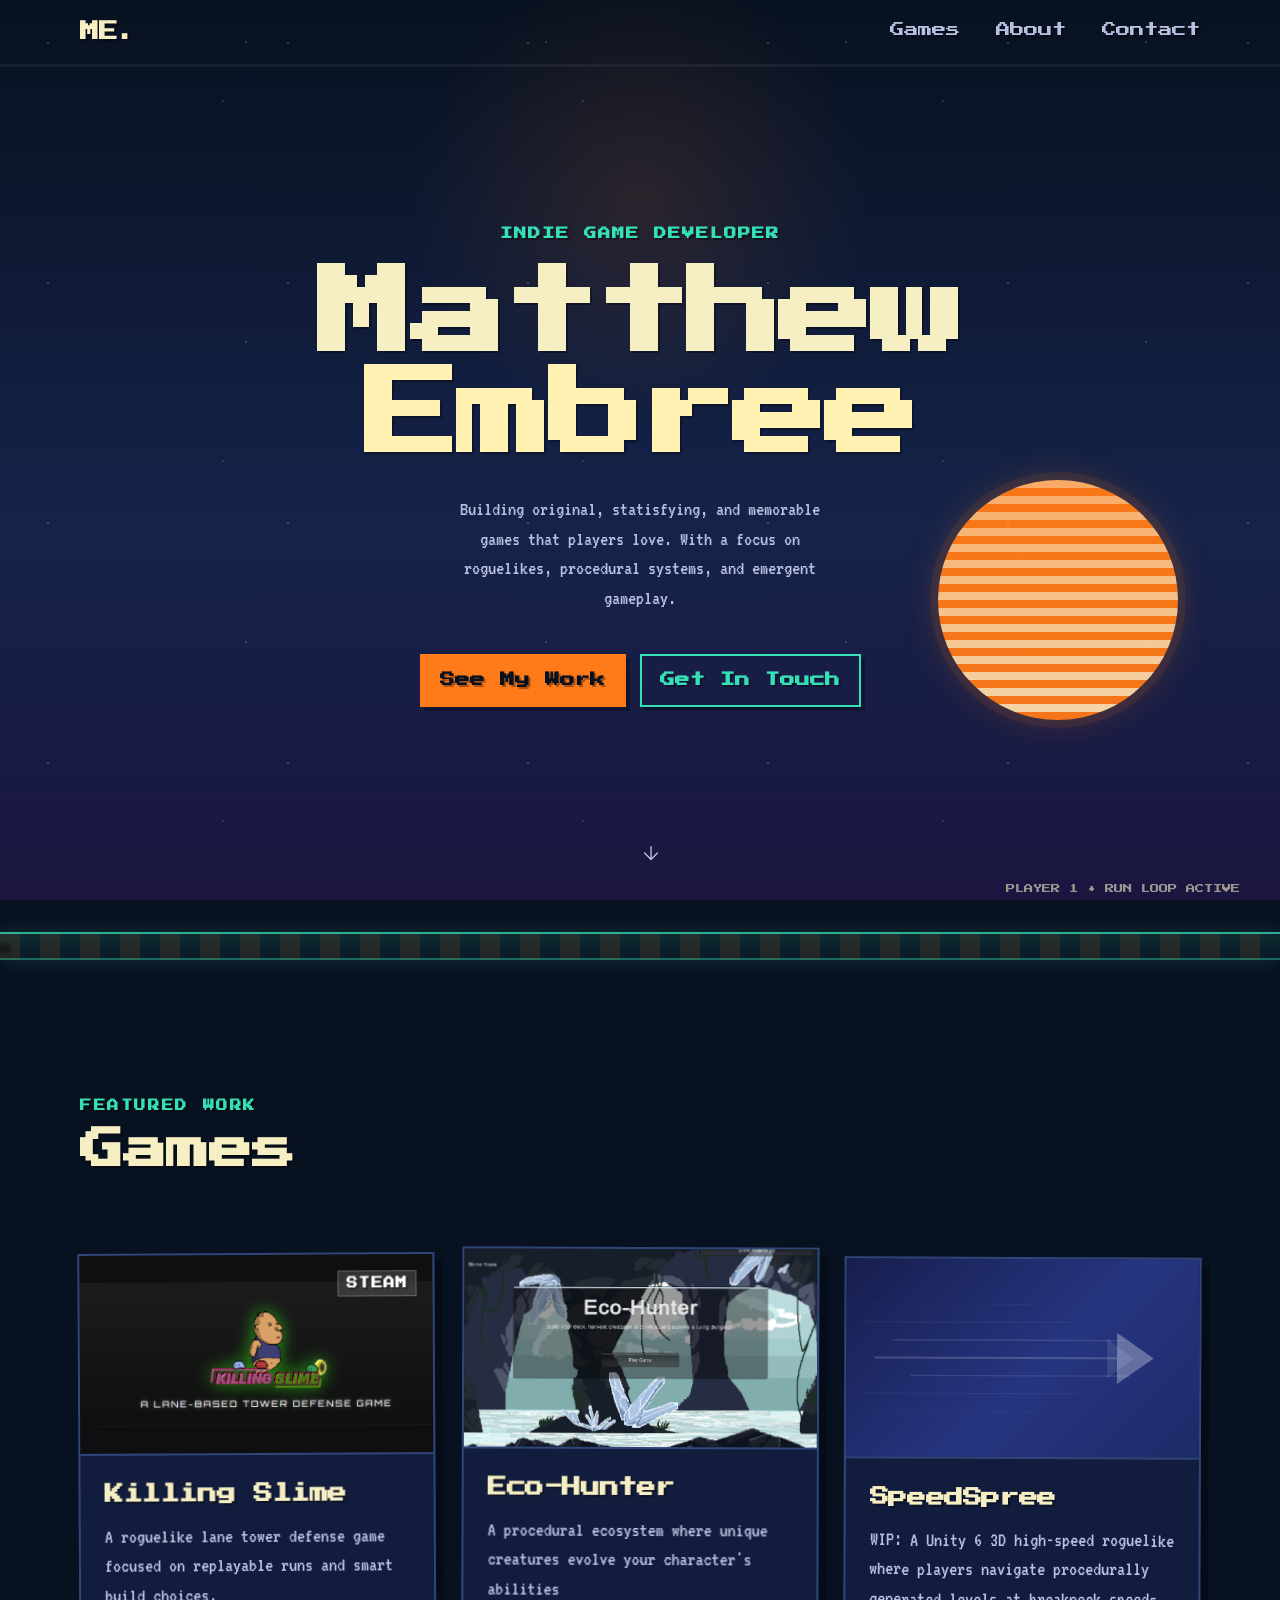
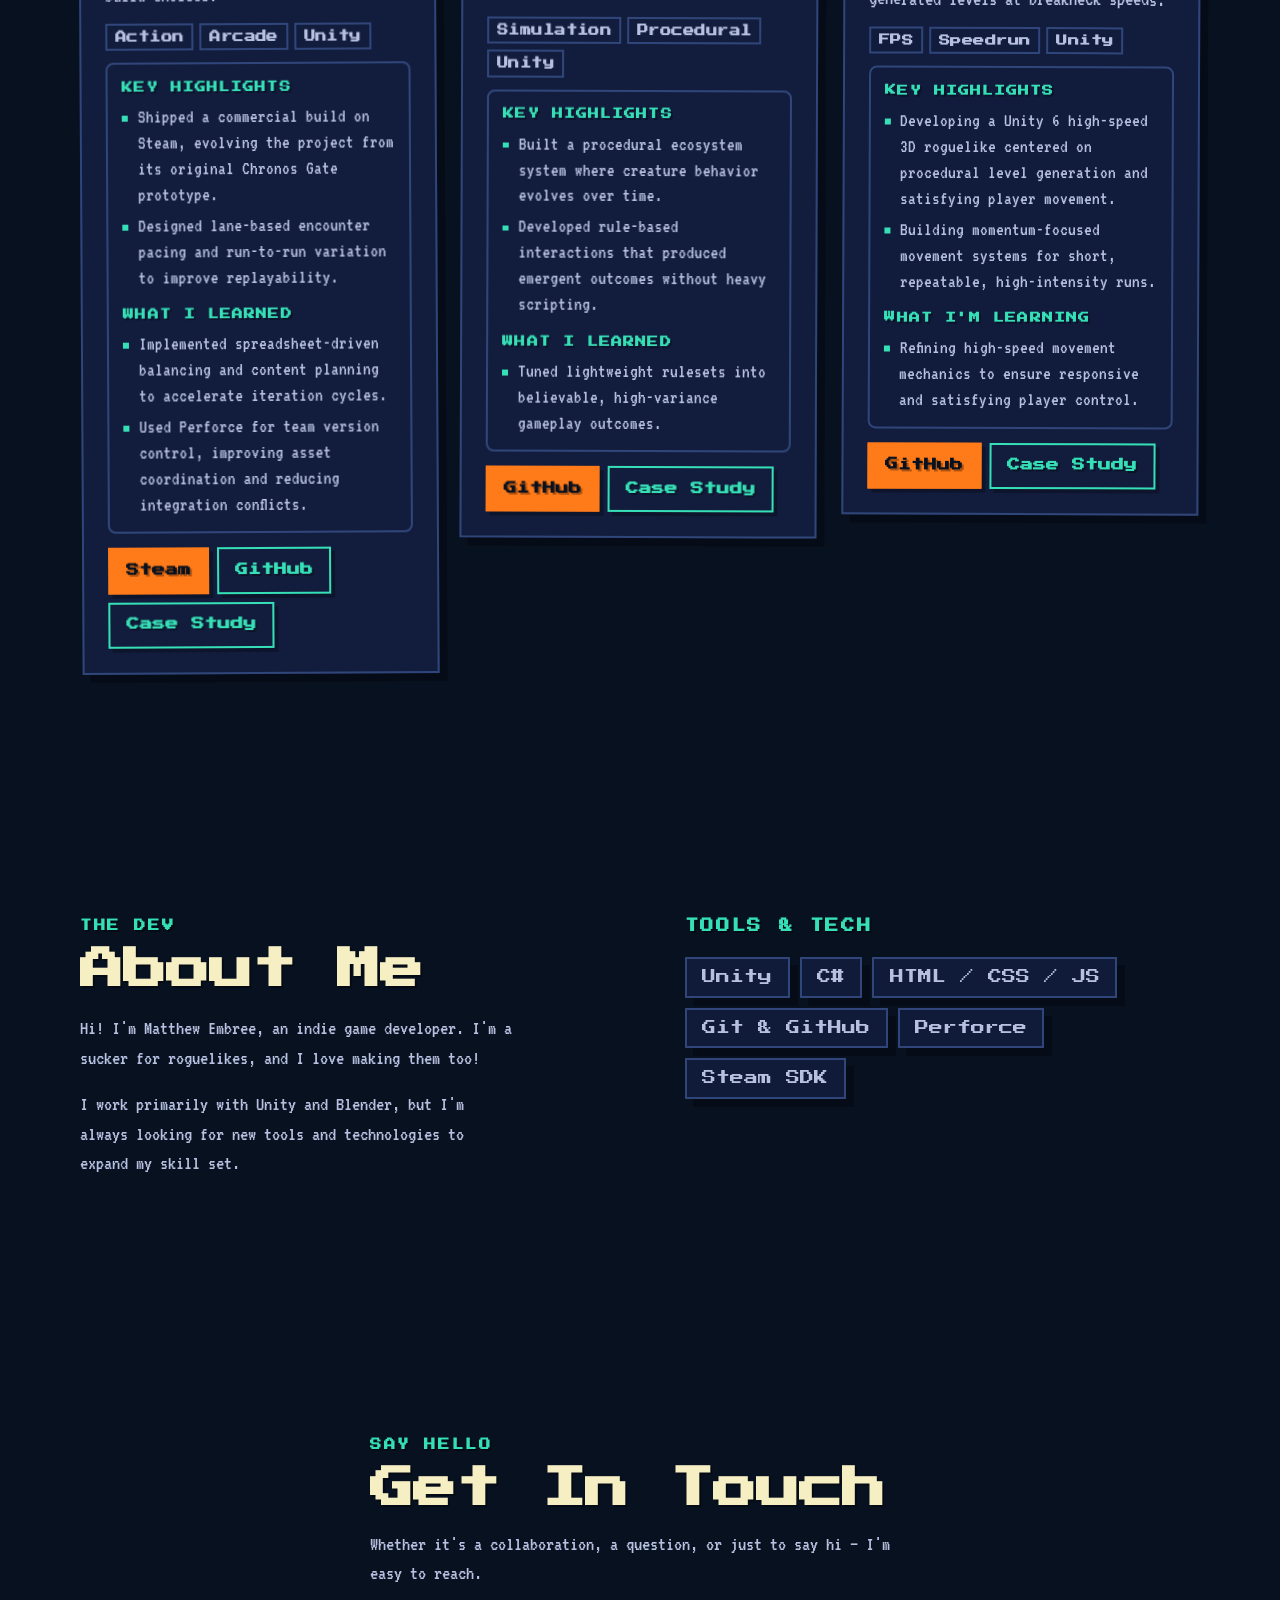
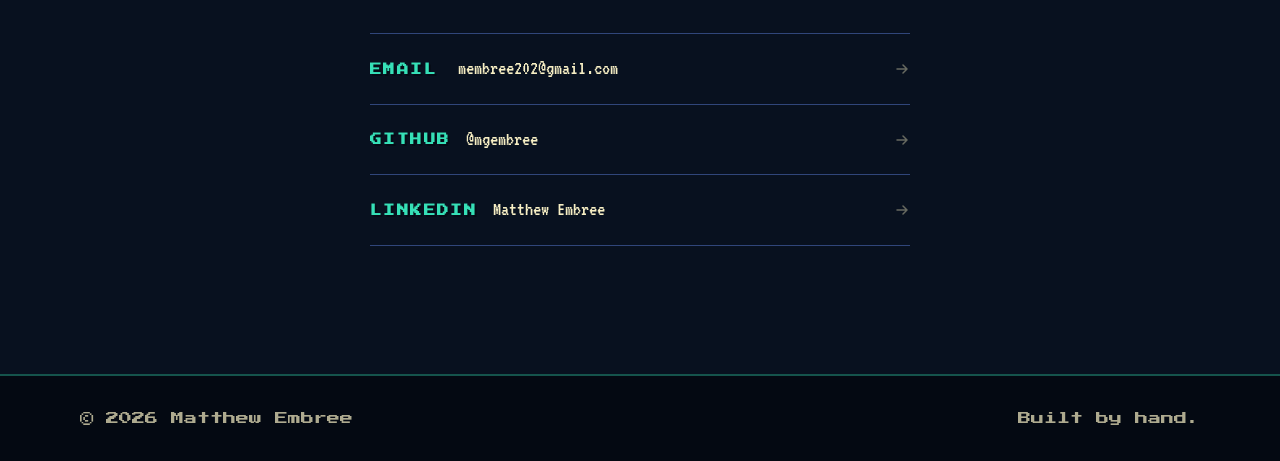
<file: index.html>
<!DOCTYPE html>
<html lang="en">
<head>
  <meta charset="UTF-8">
  <meta name="viewport" content="width=device-width, initial-scale=1.0">
  <meta name="description" content="Matthew Embree — ">
  <meta property="og:title" content="Matthew Embree — Game Developer">
  <meta property="og:description" content="Indie game developer building original, satisfying game experiences.">
  <meta property="og:type" content="website">
  <title>Matthew Embree — Game Developer</title>

  <link rel="preconnect" href="https://fonts.googleapis.com">
  <link rel="preconnect" href="https://fonts.gstatic.com" crossorigin>
  <link href="https://fonts.googleapis.com/css2?family=Press+Start+2P&family=Space+Grotesk:wght@400;500;600;700&family=VT323&family=Inter:ital,wght@0,400;0,500;1,400&display=swap" rel="stylesheet">
  <link rel="stylesheet" href="css/style.css">
</head>
<body class="retro-site">

  <!-- ===== NAVIGATION ===== -->
  <header class="site-header" id="site-header">
    <nav class="nav container">
      <a href="#hero" class="nav__logo" aria-label="Home">ME.</a>
      <ul class="nav__links" id="nav-links" role="list">
        <li><a href="#games" class="nav__link">Games</a></li>
        <li><a href="#about" class="nav__link">About</a></li>
        <li><a href="#contact" class="nav__link">Contact</a></li>
      </ul>
      <button class="nav__toggle" id="nav-toggle" aria-label="Toggle navigation" aria-expanded="false" aria-controls="nav-links">
        <span></span><span></span><span></span>
      </button>
    </nav>
    <div class="scroll-progress" aria-hidden="true"><span></span></div>
  </header>

  <main>

    <!-- ===== HERO ===== -->
    <section id="hero" class="hero">
      <div class="hero__grid" aria-hidden="true"></div>
      <div class="hero__motion" aria-hidden="true">
        <span class="hero__orb hero__orb--one"></span>
        <span class="hero__orb hero__orb--two"></span>
        <span class="hero__orb hero__orb--three"></span>
        <span class="hero__ring"></span>
      </div>
      <div class="container hero__inner">
        <span class="hero__eyebrow">Indie Game Developer</span>
        <h1 class="hero__title">
          <span class="hero__title-line" style="--delay: 0.1s">Matthew</span>
          <span class="hero__title-line hero__title-line--accent" style="--delay: 0.25s">Embree</span>
        </h1>
        <p class="hero__sub" style="--delay: 0.4s">
          Building original, statisfying, and memorable games that players love. With a focus on roguelikes, procedural systems, and emergent gameplay.
        </p>
        <div class="hero__actions" style="--delay: 0.55s">
          <a href="#games" class="btn btn--primary">See My Work</a>
          <a href="#contact" class="btn btn--outline-dark">Get In Touch</a>
        </div>
      </div>
      <a href="#games" class="hero__scroll" aria-label="Scroll to games">
        <svg width="22" height="22" viewBox="0 0 24 24" fill="none" xmlns="http://www.w3.org/2000/svg" aria-hidden="true">
          <path d="M12 5v14M5 12l7 7 7-7" stroke="currentColor" stroke-width="1.5" stroke-linecap="round" stroke-linejoin="round"/>
        </svg>
      </a>
    </section>

    <div class="retro-runner retro-runner--divider" aria-hidden="true">
      <div class="retro-runner__hud">PLAYER 1 • RUN LOOP ACTIVE</div>
      <div class="retro-runner__lane"></div>
      <div class="retro-runner__sprite"></div>
      <div class="retro-runner__sprite retro-runner__sprite--follower retro-runner__sprite--follower-one"></div>
      <div class="retro-runner__sprite retro-runner__sprite--follower retro-runner__sprite--follower-two"></div>
    </div>

    <!-- ===== FEATURED GAMES ===== -->
    <section id="games" class="section games">
      <div class="container">
        <header class="section__header reveal">
          <span class="section__label">Featured Work</span>
          <h2 class="section__title">Games</h2>
        </header>

        <div class="games__grid">

          <!-- Killing Slime -->
          <article class="game-card game-card--link reveal" data-index="0" data-case-study="projects/killing-slime.html" tabindex="0" role="link" aria-label="Open Killing Slime case study">
            <div class="game-card__art game-card__art--slime">
              <img src="ks.png" alt="Killing Slime gameplay screenshot" class="game-card__img game-card__img--fit" loading="lazy" decoding="async">
              <div class="game-card__badge">Steam</div>
            </div>
            <div class="game-card__body">
              <h3 class="game-card__title">Killing Slime</h3>
              <p class="game-card__desc">A roguelike lane tower defense game focused on replayable runs and smart build choices.</p>
              <ul class="game-card__tags" aria-label="Tags">
                <li>Action</li>
                <li>Arcade</li>
                <li>Unity</li>
              </ul>
              <div class="game-card__notes" aria-label="Project notes">
                <h4 class="game-card__notes-title">Key Highlights</h4>
                <ul class="game-card__notes-list">
                  <li>Shipped a commercial build on Steam, evolving the project from its original Chronos Gate prototype.</li>
                  <li>Designed lane-based encounter pacing and run-to-run variation to improve replayability.</li>
                </ul>
                <h4 class="game-card__notes-title">What I Learned</h4>
                <ul class="game-card__notes-list">
                  <li>Implemented spreadsheet-driven balancing and content planning to accelerate iteration cycles.</li>
                  <li>Used Perforce for team version control, improving asset coordination and reducing integration conflicts.</li>
                </ul>
              </div>
              <div class="game-card__links">
                <a href="https://store.steampowered.com/app/4780540/Killing_Slime/" target="_blank" rel="noopener noreferrer" class="btn btn--sm btn--filled">Steam</a>
                <a href="https://github.com/mgembree/killing-slime" target="_blank" rel="noopener noreferrer" class="btn btn--sm btn--ghost-light">GitHub</a>
                <a href="projects/killing-slime.html" class="btn btn--sm btn--ghost-light">Case Study</a>
              </div>
            </div>
          </article>

          <!-- Eco-Hunter -->
          <article class="game-card game-card--link reveal" data-index="1" data-case-study="projects/eco-hunter.html" tabindex="0" role="link" aria-label="Open Eco-Hunter case study">
            <div class="game-card__art game-card__art--ecohunter">
              <img src="ecogen.png" alt="Eco-Hunter gameplay screenshot" class="game-card__img" loading="lazy" decoding="async">
            </div>
            <div class="game-card__body">
              <h3 class="game-card__title">Eco-Hunter</h3>
              <p class="game-card__desc"> A procedural ecosystem where unique creatures evolve your character's abilities </p>
              <ul class="game-card__tags" aria-label="Tags">
                <li>Simulation</li>
                <li>Procedural</li>
                <li>Unity</li>
              </ul>
              <div class="game-card__notes" aria-label="Project notes">
                <h4 class="game-card__notes-title">Key Highlights</h4>
                <ul class="game-card__notes-list">
                  <li>Built a procedural ecosystem system where creature behavior evolves over time.</li>
                  <li>Developed rule-based interactions that produced emergent outcomes without heavy scripting.</li>
                </ul>
                <h4 class="game-card__notes-title">What I Learned</h4>
                <ul class="game-card__notes-list">
                  <li>Tuned lightweight rulesets into believable, high-variance gameplay outcomes.</li>
                </ul>
              </div>
              <div class="game-card__links">
                <a href="https://github.com/mgembree/ecogen" target="_blank" rel="noopener noreferrer" class="btn btn--sm btn--filled">GitHub</a>
                <a href="projects/eco-hunter.html" class="btn btn--sm btn--ghost-light">Case Study</a>
              </div>
            </div>
          </article>

          <!-- SpeedSpree -->
          <article class="game-card game-card--link reveal" data-index="2" data-case-study="projects/speedspree.html" tabindex="0" role="link" aria-label="Open SpeedSpree case study">
            <div class="game-card__art game-card__art--speed">
              <svg class="game-card__svg" viewBox="0 0 320 200" xmlns="http://www.w3.org/2000/svg" aria-hidden="true">
                <!-- speed lines -->
                <line x1="10"  y1="100" x2="255" y2="100" stroke="rgba(255,255,255,0.18)" stroke-width="2"/>
                <line x1="28"  y1="82"  x2="262" y2="82"  stroke="rgba(255,255,255,0.11)" stroke-width="1.5"/>
                <line x1="46"  y1="118" x2="268" y2="118" stroke="rgba(255,255,255,0.11)" stroke-width="1.5"/>
                <line x1="0"   y1="64"  x2="210" y2="64"  stroke="rgba(255,255,255,0.06)" stroke-width="1"/>
                <line x1="0"   y1="136" x2="215" y2="136" stroke="rgba(255,255,255,0.06)" stroke-width="1"/>
                <line x1="0"   y1="46"  x2="170" y2="46"  stroke="rgba(255,255,255,0.04)" stroke-width="1"/>
                <line x1="0"   y1="154" x2="175" y2="154" stroke="rgba(255,255,255,0.04)" stroke-width="1"/>
                <!-- arrow / player -->
                <polygon points="292,100 255,74 255,126" fill="rgba(255,255,255,0.3)"/>
                <polygon points="272,100 245,80 245,120" fill="rgba(255,255,255,0.1)"/>
              </svg>
            </div>
            <div class="game-card__body">
              <h3 class="game-card__title">SpeedSpree</h3>
              <p class="game-card__desc">WIP: A Unity 6 3D high-speed roguelike where players navigate procedurally generated levels at breakneck speeds.</p>
              <ul class="game-card__tags" aria-label="Tags">
                <li>FPS</li>
                <li>Speedrun</li>
                <li>Unity</li>
              </ul>
              <div class="game-card__notes" aria-label="Project notes">
                <h4 class="game-card__notes-title">Key Highlights</h4>
                <ul class="game-card__notes-list">
                  <li>Developing a Unity 6 high-speed 3D roguelike centered on procedural level generation and satisfying player movement.</li>
                  <li>Building momentum-focused movement systems for short, repeatable, high-intensity runs.</li>
                </ul>
                <h4 class="game-card__notes-title">What I'm Learning</h4>
                <ul class="game-card__notes-list">
                  <li>Refining high-speed movement mechanics to ensure responsive and satisfying player control.</li>
                </ul>
              </div>
              <div class="game-card__links">
                <a href="https://github.com/mgembree/speedspree" target="_blank" rel="noopener noreferrer" class="btn btn--sm btn--filled">GitHub</a>
                <a href="projects/speedspree.html" class="btn btn--sm btn--ghost-light">Case Study</a>
              </div>
            </div>
          </article>

        </div>
      </div>
    </section>

    <!-- ===== ABOUT ===== -->
    <section id="about" class="section about">
      <div class="container about__inner">
        <div class="about__text reveal">
          <span class="section__label">The Dev</span>
          <h2 class="section__title">About Me</h2>
          <p>Hi! I'm Matthew Embree, an indie game developer. I'm a sucker for roguelikes, and I love making them too!</p>
          <p>I work primarily with Unity and Blender, but I'm always looking for new tools and technologies to expand my skill set.</p>
        </div>
        <div class="about__skills reveal">
          <h3>Tools &amp; Tech</h3>
          <ul class="skills-grid" role="list">
            <li>Unity</li>
            <li>C#</li>
            <li>HTML / CSS / JS</li>
            <li>Git &amp; GitHub</li>
            <li>Perforce</li>
            <li>Steam SDK</li>
          </ul>
        </div>
      </div>
    </section>

    <!-- ===== CONTACT ===== -->
    <section id="contact" class="section contact">
      <div class="container contact__inner reveal">
        <span class="section__label">Say Hello</span>
        <h2 class="section__title">Get In Touch</h2>
        <p class="contact__sub">Whether it's a collaboration, a question, or just to say hi — I'm easy to reach.</p>
        <ul class="contact__links" role="list">
          <li>
            <a href="mailto:membree202@gmail.com" class="contact__link">
              <span class="contact__link-label">Email</span>
              <span class="contact__link-value">membree202@gmail.com</span>
              <svg class="contact__arrow" viewBox="0 0 16 16" fill="none" xmlns="http://www.w3.org/2000/svg" aria-hidden="true">
                <path d="M3 8h10M9 4l4 4-4 4" stroke="currentColor" stroke-width="1.5" stroke-linecap="round" stroke-linejoin="round"/>
              </svg>
            </a>
          </li>
          <li>
            <a href="https://github.com/mgembree" target="_blank" rel="noopener noreferrer" class="contact__link">
              <span class="contact__link-label">GitHub</span>
              <span class="contact__link-value">@mgembree</span>
              <svg class="contact__arrow" viewBox="0 0 16 16" fill="none" xmlns="http://www.w3.org/2000/svg" aria-hidden="true">
                <path d="M3 8h10M9 4l4 4-4 4" stroke="currentColor" stroke-width="1.5" stroke-linecap="round" stroke-linejoin="round"/>
              </svg>
            </a>
          </li>
          <li>
            <a href="https://www.linkedin.com/in/matthew-embree-9b2338224/" target="_blank" rel="noopener noreferrer" class="contact__link">
              <span class="contact__link-label">LinkedIn</span>
              <span class="contact__link-value">Matthew Embree</span>
              <svg class="contact__arrow" viewBox="0 0 16 16" fill="none" xmlns="http://www.w3.org/2000/svg" aria-hidden="true">
                <path d="M3 8h10M9 4l4 4-4 4" stroke="currentColor" stroke-width="1.5" stroke-linecap="round" stroke-linejoin="round"/>
              </svg>
            </a>
          </li>
        </ul>
      </div>
    </section>

  </main>

  <footer class="site-footer">
    <div class="container footer__inner">
      <span>© 2026 Matthew Embree</span>
      <span>Built by hand.</span>
    </div>
  </footer>

  <script src="js/main.js"></script>
</body>
</html>
</file>
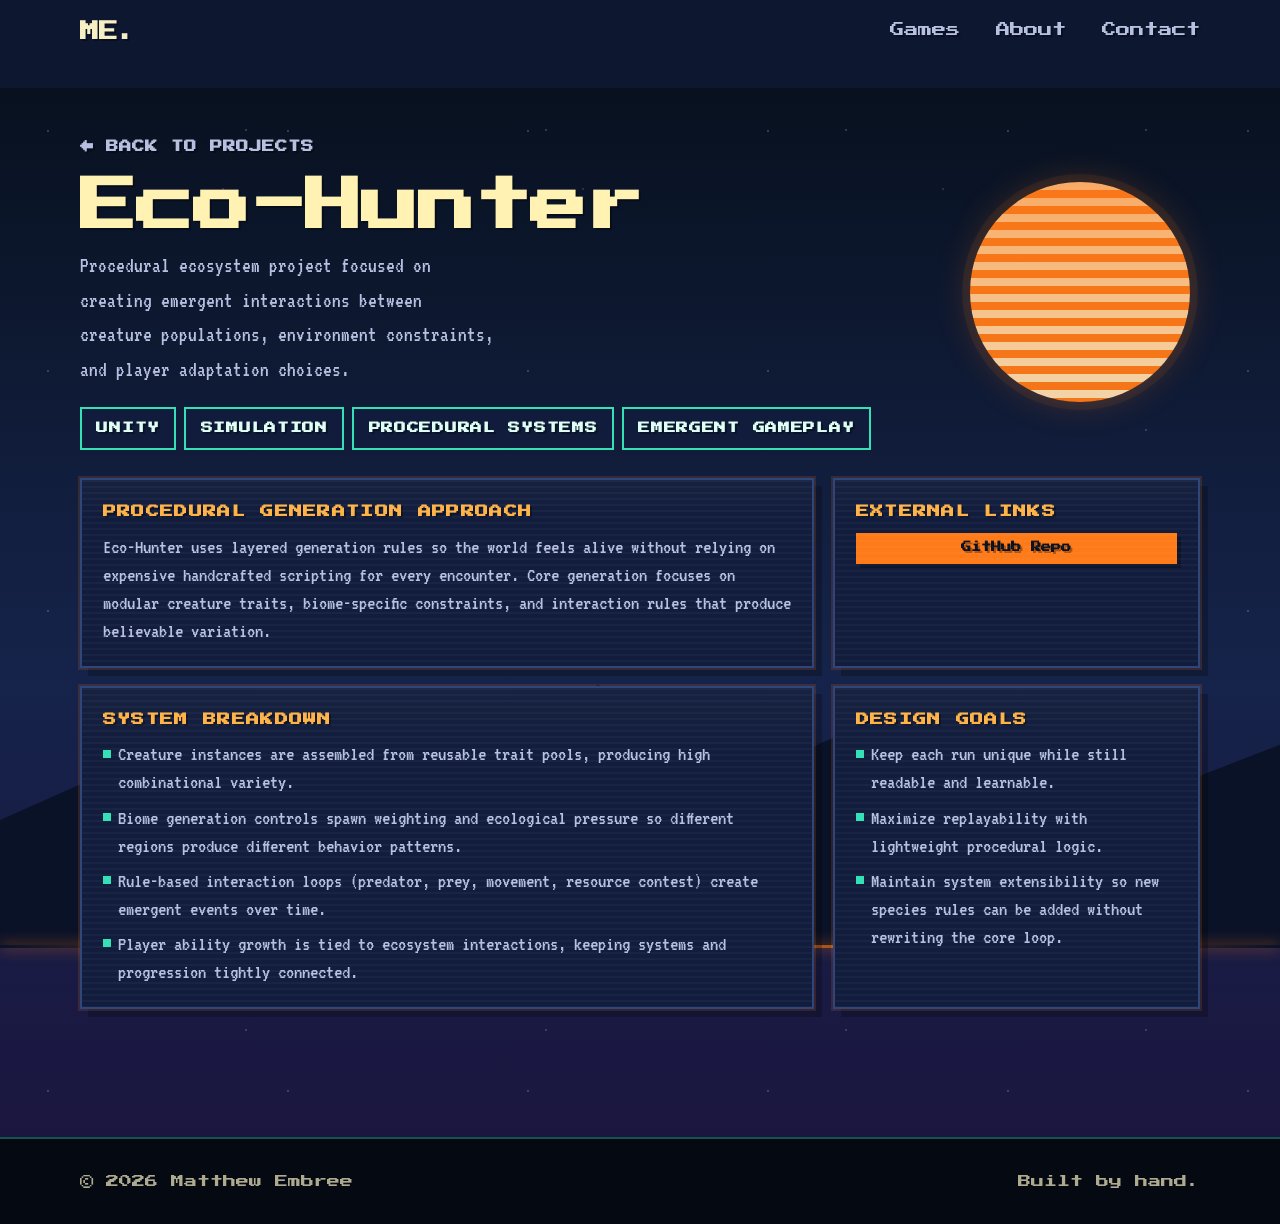
<file: projects/eco-hunter.html>
<!DOCTYPE html>
<html lang="en">
<head>
  <meta charset="UTF-8">
  <meta name="viewport" content="width=device-width, initial-scale=1.0">
  <meta name="description" content="Eco-Hunter case study by Matthew Embree.">
  <title>Eco-Hunter Case Study — Matthew Embree</title>

  <link rel="preconnect" href="https://fonts.googleapis.com">
  <link rel="preconnect" href="https://fonts.gstatic.com" crossorigin>
  <link href="https://fonts.googleapis.com/css2?family=Press+Start+2P&family=Space+Grotesk:wght@400;500;600;700&family=VT323&family=Inter:ital,wght@0,400;0,500;1,400&display=swap" rel="stylesheet">
  <link rel="stylesheet" href="../css/style.css">
</head>
<body class="project-page project-page--retro retro-site">
  <header class="site-header is-scrolled" id="site-header">
    <nav class="nav container">
      <a href="../index.html#hero" class="nav__logo" aria-label="Home">ME.</a>
      <ul class="nav__links" id="nav-links" role="list">
        <li><a href="../index.html#games" class="nav__link">Games</a></li>
        <li><a href="../index.html#about" class="nav__link">About</a></li>
        <li><a href="../index.html#contact" class="nav__link">Contact</a></li>
      </ul>
      <button class="nav__toggle" id="nav-toggle" aria-label="Toggle navigation" aria-expanded="false" aria-controls="nav-links">
        <span></span><span></span><span></span>
      </button>
    </nav>
  </header>

  <div class="retro-runner" aria-hidden="true">
    <div class="retro-runner__hud">PLAYER 1 • RUN LOOP ACTIVE</div>
    <div class="retro-runner__lane"></div>
    <div class="retro-runner__sprite"></div>
    <div class="retro-runner__sprite retro-runner__sprite--follower retro-runner__sprite--follower-one"></div>
    <div class="retro-runner__sprite retro-runner__sprite--follower retro-runner__sprite--follower-two"></div>
  </div>

  <main class="project-main">
    <section class="section project-hero">
      <div class="project-hero__backdrop" aria-hidden="true">
        <span class="project-hero__moon"></span>
        <span class="project-hero__mountains"></span>
        <span class="project-hero__sunline"></span>
        <span class="project-hero__gridplane"></span>
      </div>
      <div class="container">
        <a href="../index.html#games" class="project-back">&larr; Back To Projects</a>
        <h1 class="project-title">Eco-Hunter</h1>
        <p class="project-sub">Procedural ecosystem project focused on creating emergent interactions between creature populations, environment constraints, and player adaptation choices.</p>
        <ul class="project-meta" role="list">
          <li>Unity</li>
          <li>Simulation</li>
          <li>Procedural Systems</li>
          <li>Emergent Gameplay</li>
        </ul>

        <div class="project-grid">
          <article class="project-panel">
            <h3>Procedural Generation Approach</h3>
            <p>Eco-Hunter uses layered generation rules so the world feels alive without relying on expensive handcrafted scripting for every encounter. Core generation focuses on modular creature traits, biome-specific constraints, and interaction rules that produce believable variation.</p>
          </article>

          <aside class="project-panel">
            <h3>External Links</h3>
            <div class="project-links">
              <a href="https://github.com/mgembree/ecogen" target="_blank" rel="noopener noreferrer" class="btn btn--sm btn--filled">GitHub Repo</a>
            </div>
          </aside>

          <article class="project-panel">
            <h3>System Breakdown</h3>
            <ul class="project-list">
              <li>Creature instances are assembled from reusable trait pools, producing high combinational variety.</li>
              <li>Biome generation controls spawn weighting and ecological pressure so different regions produce different behavior patterns.</li>
              <li>Rule-based interaction loops (predator, prey, movement, resource contest) create emergent events over time.</li>
              <li>Player ability growth is tied to ecosystem interactions, keeping systems and progression tightly connected.</li>
            </ul>
          </article>

          <article class="project-panel">
            <h3>Design Goals</h3>
            <ul class="project-list">
              <li>Keep each run unique while still readable and learnable.</li>
              <li>Maximize replayability with lightweight procedural logic.</li>
              <li>Maintain system extensibility so new species rules can be added without rewriting the core loop.</li>
            </ul>
          </article>
        </div>
      </div>
    </section>
  </main>

  <footer class="site-footer">
    <div class="container footer__inner">
      <span>© 2026 Matthew Embree</span>
      <span>Built by hand.</span>
    </div>
  </footer>

  <script src="../js/main.js"></script>
</body>
</html>
</file>
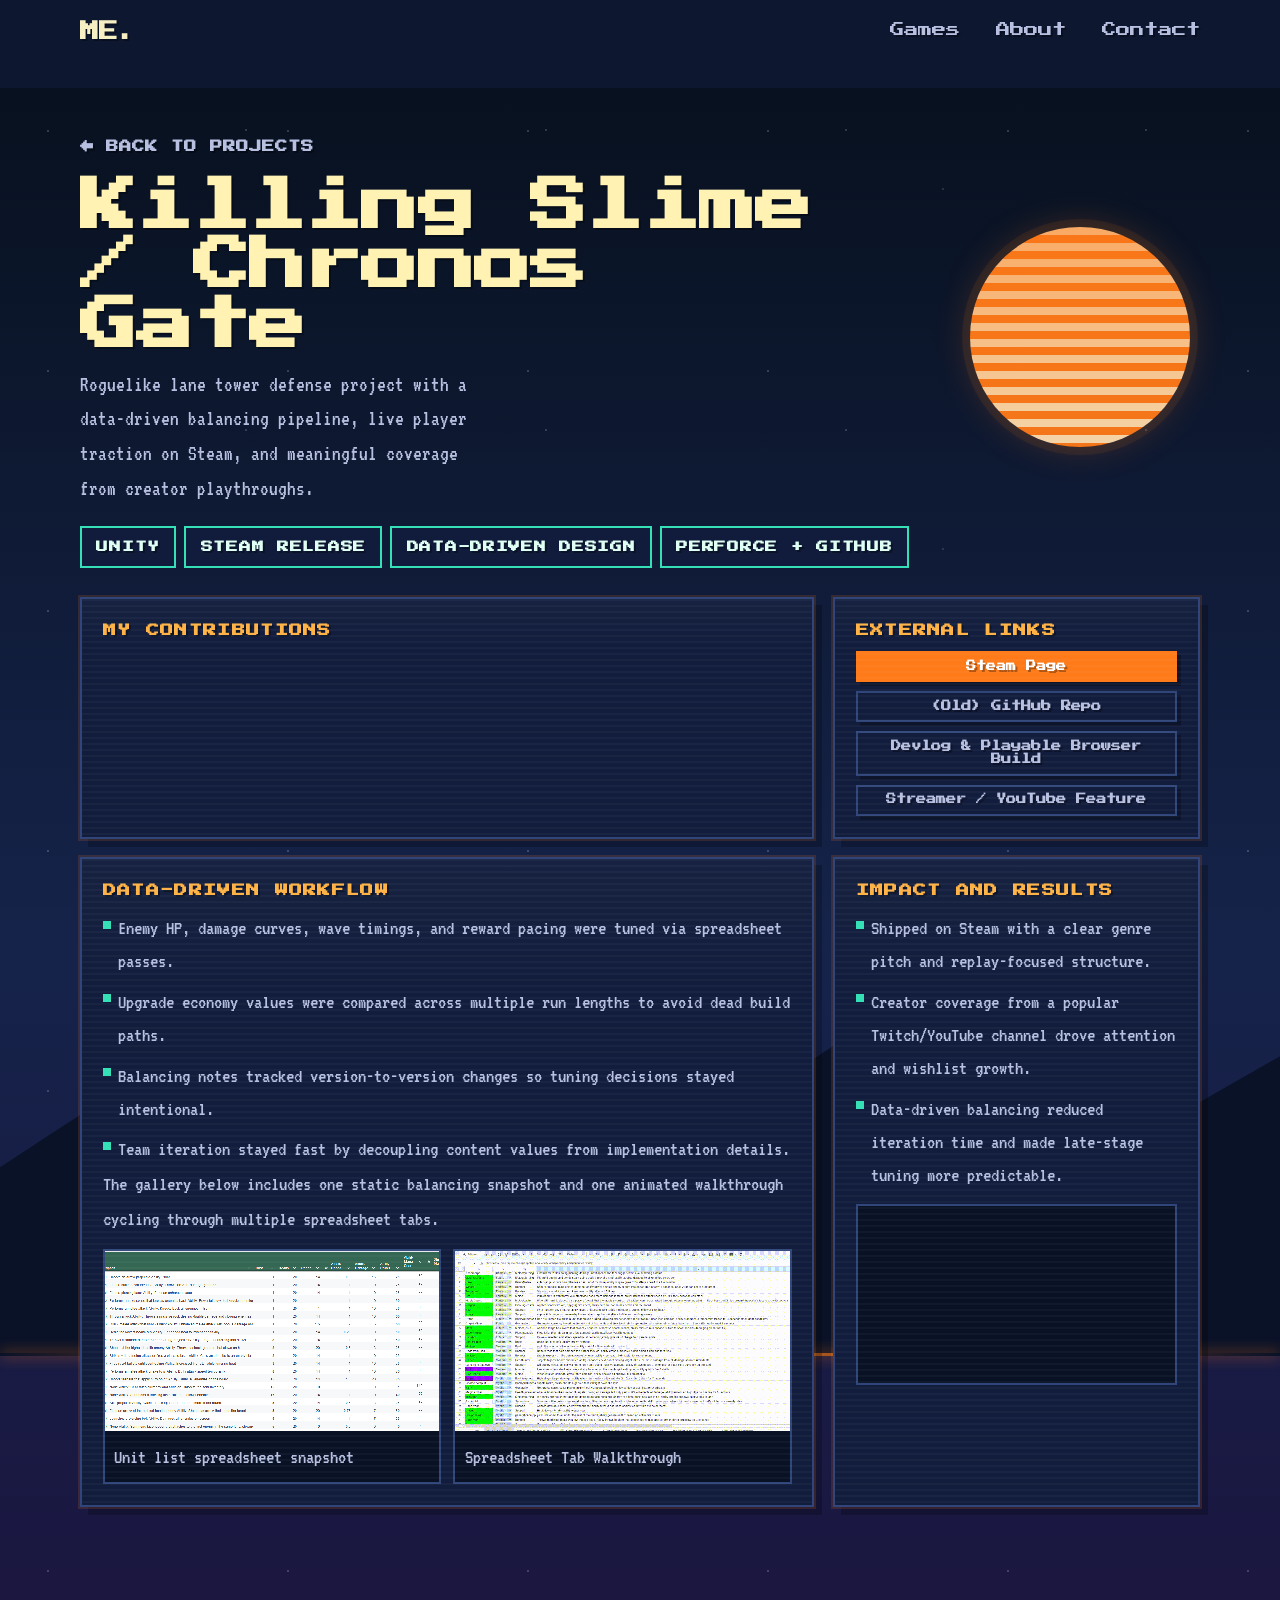
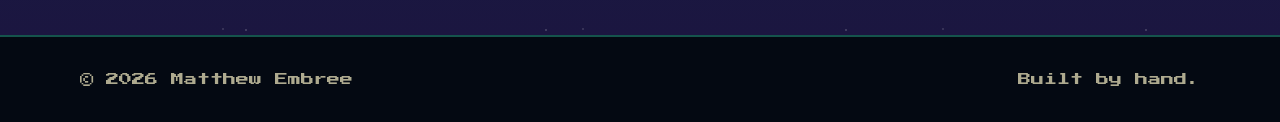
<file: projects/killing-slime.html>
<!DOCTYPE html>
<html lang="en">
<head>
  <meta charset="UTF-8">
  <meta name="viewport" content="width=device-width, initial-scale=1.0">
  <meta name="description" content="Killing Slime case study by Matthew Embree.">
  <title>Killing Slime Case Study — Matthew Embree</title>

  <link rel="preconnect" href="https://fonts.googleapis.com">
  <link rel="preconnect" href="https://fonts.gstatic.com" crossorigin>
  <link href="https://fonts.googleapis.com/css2?family=Press+Start+2P&family=Space+Grotesk:wght@400;500;600;700&family=VT323&family=Inter:ital,wght@0,400;0,500;1,400&display=swap" rel="stylesheet">
  <link rel="stylesheet" href="../css/style.css">
</head>
<body class="project-page project-page--retro">
  <header class="site-header is-scrolled" id="site-header">
    <nav class="nav container">
      <a href="../index.html#hero" class="nav__logo" aria-label="Home">ME.</a>
      <ul class="nav__links" id="nav-links" role="list">
        <li><a href="../index.html#games" class="nav__link">Games</a></li>
        <li><a href="../index.html#about" class="nav__link">About</a></li>
        <li><a href="../index.html#contact" class="nav__link">Contact</a></li>
      </ul>
      <button class="nav__toggle" id="nav-toggle" aria-label="Toggle navigation" aria-expanded="false" aria-controls="nav-links">
        <span></span><span></span><span></span>
      </button>
    </nav>
  </header>

  <div class="retro-runner" aria-hidden="true">
    <div class="retro-runner__hud">PLAYER 1 • RUN LOOP ACTIVE</div>
    <div class="retro-runner__lane"></div>
    <div class="retro-runner__sprite"></div>
    <div class="retro-runner__sprite retro-runner__sprite--follower retro-runner__sprite--follower-one"></div>
    <div class="retro-runner__sprite retro-runner__sprite--follower retro-runner__sprite--follower-two"></div>
  </div>

  <main class="project-main">
    <section class="section project-hero">
      <div class="project-hero__backdrop" aria-hidden="true">
        <span class="project-hero__moon"></span>
        <span class="project-hero__mountains"></span>
        <span class="project-hero__sunline"></span>
        <span class="project-hero__gridplane"></span>
      </div>
      <div class="container">
        <a href="../index.html#games" class="project-back">&larr; Back To Projects</a>
        <h1 class="project-title">Killing Slime / Chronos Gate</h1>
        <p class="project-sub">Roguelike lane tower defense project with a data-driven balancing pipeline, live player traction on Steam, and meaningful coverage from creator playthroughs.</p>
        <ul class="project-meta" role="list">
          <li>Unity</li>
          <li>Steam Release</li>
          <li>Data-Driven Design</li>
          <li>Perforce + GitHub</li>
        </ul>

        <div class="project-grid">
          <article class="project-panel">
            <h3>My Contributions</h3>
            <p></p>
            <p></p>
          </article>

          <aside class="project-panel">
            <h3>External Links</h3>
            <div class="project-links">
              <a href="https://store.steampowered.com/app/4780540/Killing_Slime/" target="_blank" rel="noopener noreferrer" class="btn btn--sm btn--filled">Steam Page</a>
              <a href="https://github.com/htruccoUCSC/ChronosGate" target="_blank" rel="noopener noreferrer" class="btn btn--sm btn--ghost-light">(Old) GitHub Repo</a>
              <a href="https://www.killingslime.com/" target="_blank" rel="noopener noreferrer" class="btn btn--sm btn--ghost-light">Devlog & Playable Browser Build</a>
              <a href="https://www.youtube.com/watch?v=l24LhsLrs6A&source_ve_path=OTY3MTQ&embeds_referring_euri=http%3A%2F%2F127.0.0.1%3A5500%2F" target="_blank" rel="noopener noreferrer" class="btn btn--sm btn--ghost-light">Streamer / YouTube Feature</a>
            </div>
          </aside>

          <article class="project-panel">
            <h3>Data-Driven Workflow</h3>
            <ul class="project-list">
              <li>Enemy HP, damage curves, wave timings, and reward pacing were tuned via spreadsheet passes.</li>
              <li>Upgrade economy values were compared across multiple run lengths to avoid dead build paths.</li>
              <li>Balancing notes tracked version-to-version changes so tuning decisions stayed intentional.</li>
              <li>Team iteration stayed fast by decoupling content values from implementation details.</li>
            </ul>
            <p>The gallery below includes one static balancing snapshot and one animated walkthrough cycling through multiple spreadsheet tabs.</p>

            <div class="project-media-grid" aria-label="Spreadsheet artifacts">
              <a class="project-media" href="../ksspreadsheet1.png" target="_blank" rel="noopener noreferrer">
                <img src="../ksspreadsheet1.png" alt="Killing Slime Unit list spreadsheet screenshot" loading="lazy" decoding="async">
                <span>Unit list spreadsheet snapshot</span>
              </a>
              <a class="project-media" href="../KSSpreadsheet.gif" target="_blank" rel="noopener noreferrer">
                <img src="../KSSpreadsheet.gif" alt="Animated walkthrough of Killing Slime spreadsheet tabs" loading="lazy" decoding="async">
                <span>Spreadsheet Tab Walkthrough</span>
              </a>
            </div>
          </article>

          <article class="project-panel">
            <h3>Impact And Results</h3>
            <ul class="project-list">
              <li>Shipped on Steam with a clear genre pitch and replay-focused structure.</li>
              <li>Creator coverage from a popular Twitch/YouTube channel drove attention and wishlist growth.</li>
              <li>Data-driven balancing reduced iteration time and made late-stage tuning more predictable.</li>
            </ul>

            <div class="project-video" aria-label="Creator coverage video">
              <iframe width="560" height="315" src="https://www.youtube.com/embed/l24LhsLrs6A?si=GLsWcMJOS6cvscpN" title="YouTube video player" frameborder="0" allow="accelerometer; autoplay; clipboard-write; encrypted-media; gyroscope; picture-in-picture; web-share" referrerpolicy="strict-origin-when-cross-origin" allowfullscreen></iframe>
            </div>
          </article>
        </div>
      </div>
    </section>
  </main>

  <footer class="site-footer">
    <div class="container footer__inner">
      <span>© 2026 Matthew Embree</span>
      <span>Built by hand.</span>
    </div>
  </footer>

  <script src="../js/main.js"></script>
</body>
</html>
</file>
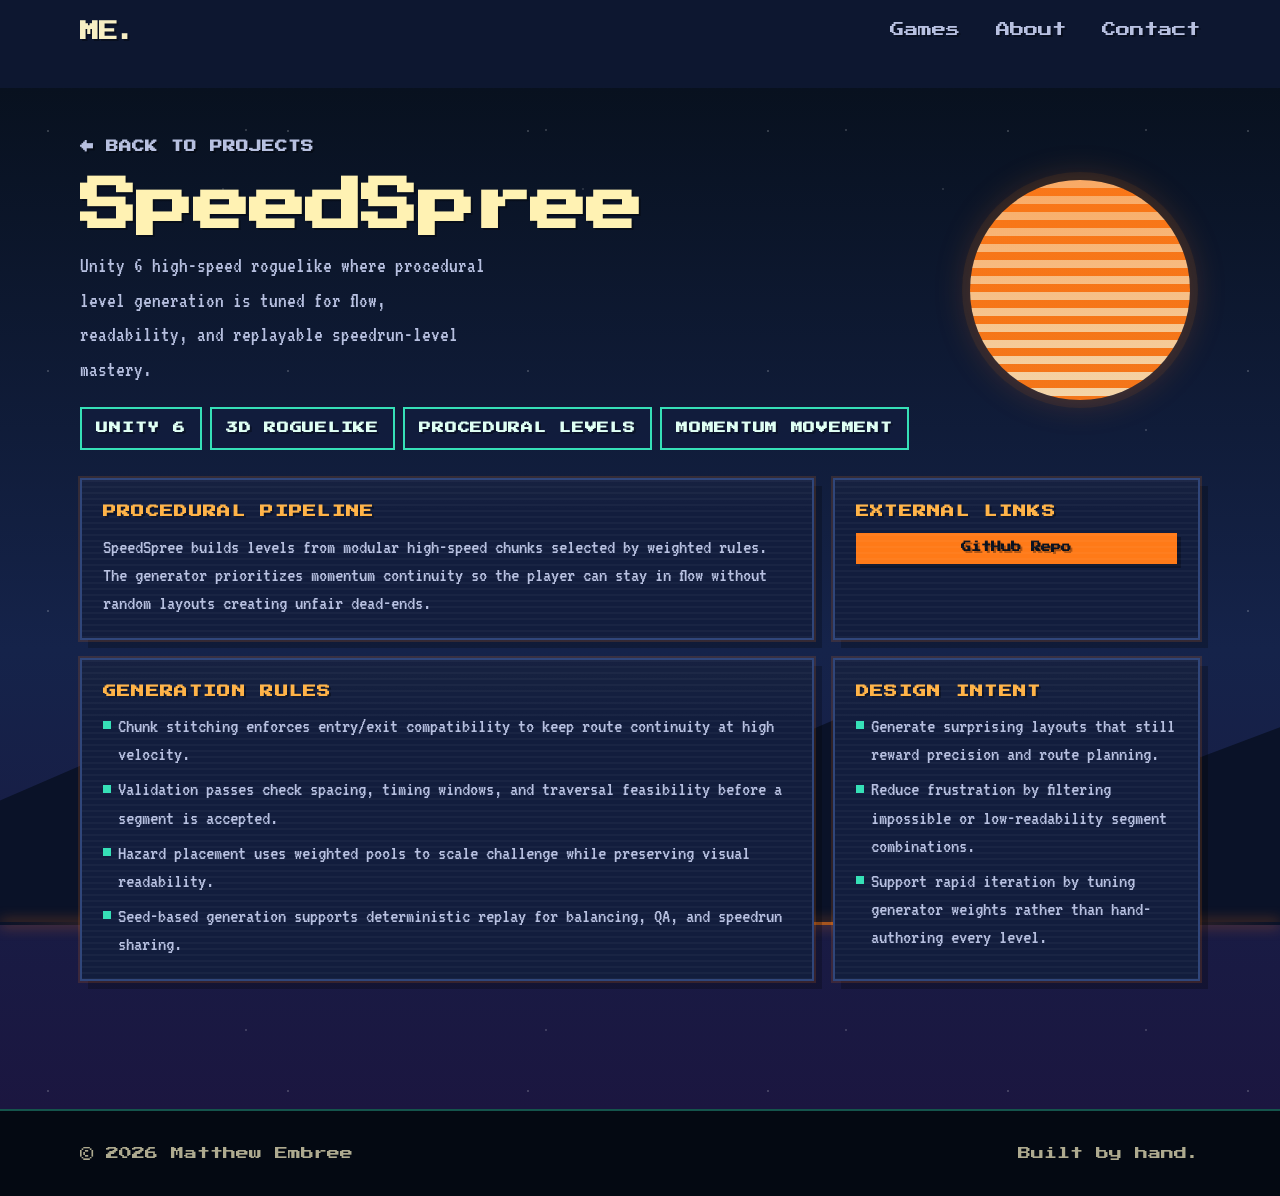
<file: projects/speedspree.html>
<!DOCTYPE html>
<html lang="en">
<head>
  <meta charset="UTF-8">
  <meta name="viewport" content="width=device-width, initial-scale=1.0">
  <meta name="description" content="SpeedSpree case study by Matthew Embree.">
  <title>SpeedSpree Case Study — Matthew Embree</title>

  <link rel="preconnect" href="https://fonts.googleapis.com">
  <link rel="preconnect" href="https://fonts.gstatic.com" crossorigin>
  <link href="https://fonts.googleapis.com/css2?family=Press+Start+2P&family=Space+Grotesk:wght@400;500;600;700&family=VT323&family=Inter:ital,wght@0,400;0,500;1,400&display=swap" rel="stylesheet">
  <link rel="stylesheet" href="../css/style.css">
</head>
<body class="project-page project-page--retro retro-site">
  <header class="site-header is-scrolled" id="site-header">
    <nav class="nav container">
      <a href="../index.html#hero" class="nav__logo" aria-label="Home">ME.</a>
      <ul class="nav__links" id="nav-links" role="list">
        <li><a href="../index.html#games" class="nav__link">Games</a></li>
        <li><a href="../index.html#about" class="nav__link">About</a></li>
        <li><a href="../index.html#contact" class="nav__link">Contact</a></li>
      </ul>
      <button class="nav__toggle" id="nav-toggle" aria-label="Toggle navigation" aria-expanded="false" aria-controls="nav-links">
        <span></span><span></span><span></span>
      </button>
    </nav>
  </header>

  <div class="retro-runner" aria-hidden="true">
    <div class="retro-runner__hud">PLAYER 1 • RUN LOOP ACTIVE</div>
    <div class="retro-runner__lane"></div>
    <div class="retro-runner__sprite"></div>
    <div class="retro-runner__sprite retro-runner__sprite--follower retro-runner__sprite--follower-one"></div>
    <div class="retro-runner__sprite retro-runner__sprite--follower retro-runner__sprite--follower-two"></div>
  </div>

  <main class="project-main">
    <section class="section project-hero">
      <div class="project-hero__backdrop" aria-hidden="true">
        <span class="project-hero__moon"></span>
        <span class="project-hero__mountains"></span>
        <span class="project-hero__sunline"></span>
        <span class="project-hero__gridplane"></span>
      </div>
      <div class="container">
        <a href="../index.html#games" class="project-back">&larr; Back To Projects</a>
        <h1 class="project-title">SpeedSpree</h1>
        <p class="project-sub">Unity 6 high-speed roguelike where procedural level generation is tuned for flow, readability, and replayable speedrun-level mastery.</p>
        <ul class="project-meta" role="list">
          <li>Unity 6</li>
          <li>3D Roguelike</li>
          <li>Procedural Levels</li>
          <li>Momentum Movement</li>
        </ul>

        <div class="project-grid">
          <article class="project-panel">
            <h3>Procedural Pipeline</h3>
            <p>SpeedSpree builds levels from modular high-speed chunks selected by weighted rules. The generator prioritizes momentum continuity so the player can stay in flow without random layouts creating unfair dead-ends.</p>
          </article>

          <aside class="project-panel">
            <h3>External Links</h3>
            <div class="project-links">
              <a href="https://github.com/mgembree/speedspree" target="_blank" rel="noopener noreferrer" class="btn btn--sm btn--filled">GitHub Repo</a>
            </div>
          </aside>

          <article class="project-panel">
            <h3>Generation Rules</h3>
            <ul class="project-list">
              <li>Chunk stitching enforces entry/exit compatibility to keep route continuity at high velocity.</li>
              <li>Validation passes check spacing, timing windows, and traversal feasibility before a segment is accepted.</li>
              <li>Hazard placement uses weighted pools to scale challenge while preserving visual readability.</li>
              <li>Seed-based generation supports deterministic replay for balancing, QA, and speedrun sharing.</li>
            </ul>
          </article>

          <article class="project-panel">
            <h3>Design Intent</h3>
            <ul class="project-list">
              <li>Generate surprising layouts that still reward precision and route planning.</li>
              <li>Reduce frustration by filtering impossible or low-readability segment combinations.</li>
              <li>Support rapid iteration by tuning generator weights rather than hand-authoring every level.</li>
            </ul>
          </article>
        </div>
      </div>
    </section>
  </main>

  <footer class="site-footer">
    <div class="container footer__inner">
      <span>© 2026 Matthew Embree</span>
      <span>Built by hand.</span>
    </div>
  </footer>

  <script src="../js/main.js"></script>
</body>
</html>
</file>
<file: css/style.css>
/* =====================================================
   MATTHEW EMBREE — GAME DEV PORTFOLIO
   ===================================================== */

/* === RESET === */
*, *::before, *::after {
  box-sizing: border-box;
  margin: 0;
  padding: 0;
}

html {
  scroll-behavior: smooth;
  -webkit-text-size-adjust: 100%;
}

body {
  font-family: var(--font-body);
  background-color: var(--color-bg);
  color: var(--color-text);
  line-height: 1.6;
  overflow-x: hidden;
}

body::before {
  content: '';
  position: fixed;
  inset: 0;
  pointer-events: none;
  background:
    radial-gradient(circle at 20% 15%, rgba(246, 179, 80, 0.11), transparent 28%),
    radial-gradient(circle at 78% 18%, rgba(184, 217, 186, 0.13), transparent 24%),
    radial-gradient(circle at 55% 75%, rgba(210, 177, 124, 0.08), transparent 30%);
  opacity: 0.9;
  transform:
    translate3d(
      calc(var(--page-ambient-x) * 18px),
      calc(var(--page-ambient-y) * 22px),
      0
    );
  transition: transform 0.12s linear, opacity 0.2s linear;
  z-index: -1;
}

img, svg { display: block; max-width: 100%; }
ul { list-style: none; }
a { color: inherit; text-decoration: none; }
button { cursor: pointer; border: none; background: none; font: inherit; }

/* === CUSTOM PROPERTIES === */
:root {
  /* Colors */
  --color-bg:           #F3F0EA;
  --color-bg-alt:       #EAE6DC;
  --color-surface:      #FFFFFF;
  --color-text:         #191917;
  --color-text-muted:   #6D6A5E;
  --color-accent:       #f6b350;
  --color-accent-dark:  #c2a332;
  --color-accent-light: #B8D9BA;
  --color-border:       #D8D4CA;

  /* Typography */
  --font-display: 'Space Grotesk', -apple-system, system-ui, sans-serif;
  --font-body:    'Inter', -apple-system, system-ui, sans-serif;

  /* Layout */
  --container-max: 1120px;
  --container-pad: clamp(1.25rem, 5vw, 2.5rem);
  --section-pad:   clamp(5rem, 10vw, 8rem);

  /* Shape */
  --radius:    14px;
  --radius-sm: 8px;

  /* Shadows */
  --shadow-sm: 0 2px 8px  rgba(0, 0, 0, 0.06);
  --shadow-md: 0 6px 24px rgba(0, 0, 0, 0.10);
  --shadow-lg: 0 16px 48px rgba(0, 0, 0, 0.14);

  /* Motion */
  --ease:     cubic-bezier(0.22, 1, 0.36, 1);
  --duration: 0.28s;

  /* Hero interactive motion */
  --hero-parallax-x: 0;
  --hero-parallax-y: 0;
  --hero-scroll-progress: 0;
  --page-scroll-progress: 0;
  --page-ambient-x: 0;
  --page-ambient-y: 0;
}

/* === CONTAINER === */
.container {
  max-width: calc(var(--container-max) + var(--container-pad) * 2);
  margin-inline: auto;
  padding-inline: var(--container-pad);
}

/* =====================================================
   SCROLL REVEAL
   ===================================================== */
.reveal {
  opacity: 0;
  transform: translateY(30px);
  transition:
    opacity  0.65s var(--ease),
    transform 0.65s var(--ease);
}

.reveal.is-visible {
  opacity: 1;
  transform: translateY(0);
}

/* =====================================================
   BUTTONS
   ===================================================== */
.btn {
  display: inline-flex;
  align-items: center;
  gap: 0.45em;
  font-family: var(--font-display);
  font-size: 0.925rem;
  font-weight: 600;
  padding: 0.7em 1.5em;
  border-radius: var(--radius-sm);
  border: 1.5px solid transparent;
  transition: all var(--duration) var(--ease);
  white-space: nowrap;
  cursor: pointer;
}

/* Primary — sage fill */
.btn--primary {
  background: var(--color-accent);
  border-color: var(--color-accent);
  color: #fff;
}
.btn--primary:hover {
  background: var(--color-accent-dark);
  border-color: var(--color-accent-dark);
  transform: translateY(-2px);
  box-shadow: 0 6px 20px rgba(111, 174, 114, 0.35);
}

/* Outline on dark (hero) */
.btn--outline-dark {
  background: transparent;
  border-color: rgba(25, 25, 23, 0.3);
  color: var(--color-text);
}
.btn--outline-dark:hover {
  background: var(--color-text);
  border-color: var(--color-text);
  color: var(--color-bg);
  transform: translateY(-2px);
}

/* Card buttons — light context */
.btn--filled {
  background: var(--color-accent);
  border-color: var(--color-accent);
  color: #fff;
}
.btn--filled:hover {
  background: var(--color-accent-dark);
  border-color: var(--color-accent-dark);
  transform: translateY(-1px);
}

.btn--ghost-light {
  background: transparent;
  border-color: var(--color-border);
  color: var(--color-text-muted);
}
.btn--ghost-light:hover {
  border-color: var(--color-text);
  color: var(--color-text);
}

/* Size modifier */
.btn--sm {
  font-size: 0.8rem;
  padding: 0.5em 1em;
}

/* =====================================================
   SECTION COMMONS
   ===================================================== */
.section {
  padding-block: var(--section-pad);
  position: relative;
}

.section::before {
  content: '';
  position: absolute;
  left: 50%;
  top: 0;
  width: min(88vw, 980px);
  height: 1px;
  transform: translateX(-50%) scaleX(var(--page-scroll-progress));
  transform-origin: center;
  background: linear-gradient(90deg, transparent, rgba(246, 179, 80, 0.9), transparent);
  opacity: 0.55;
  pointer-events: none;
}

.section__label {
  display: block;
  font-family: var(--font-display);
  font-size: 0.72rem;
  font-weight: 600;
  letter-spacing: 0.14em;
  text-transform: uppercase;
  color: var(--color-accent-dark);
  margin-bottom: 0.75rem;
}

.section__title {
  font-family: var(--font-display);
  font-size: clamp(2rem, 4vw, 2.75rem);
  font-weight: 700;
  line-height: 1.1;
  letter-spacing: -0.025em;
  color: var(--color-text);
}

.section__header {
  margin-bottom: clamp(2.5rem, 5vw, 4rem);
}

/* =====================================================
   NAVIGATION
   ===================================================== */
.site-header {
  position: fixed;
  top: 0;
  left: 0;
  right: 0;
  z-index: 100;
  transition:
    background var(--duration),
    box-shadow  var(--duration);
}

.site-header.is-scrolled {
  background: rgba(243, 240, 234, 0.9);
  backdrop-filter: blur(14px);
  -webkit-backdrop-filter: blur(14px);
  box-shadow: 0 1px 0 var(--color-border);
}

.scroll-progress {
  height: 3px;
  background: rgba(25, 25, 23, 0.08);
  overflow: hidden;
}

.scroll-progress span {
  display: block;
  width: 100%;
  height: 100%;
  transform-origin: left center;
  transform: scaleX(var(--page-scroll-progress));
  background: linear-gradient(90deg, var(--color-accent), var(--color-accent-light));
  transition: transform 0.08s linear;
}

.nav {
  display: flex;
  align-items: center;
  justify-content: space-between;
  height: 64px;
}

.nav__logo {
  font-family: var(--font-display);
  font-size: 1.2rem;
  font-weight: 700;
  letter-spacing: -0.02em;
  color: var(--color-text);
}

.nav__links {
  display: flex;
  align-items: center;
  gap: 2.25rem;
}

.nav__link {
  font-family: var(--font-display);
  font-size: 0.9rem;
  font-weight: 500;
  color: var(--color-text-muted);
  position: relative;
  transition: color var(--duration);
}

.nav__link::after {
  content: '';
  position: absolute;
  bottom: -3px;
  left: 0;
  width: 0;
  height: 1.5px;
  background: var(--color-accent);
  transition: width var(--duration) var(--ease);
}

.nav__link:hover,
.nav__link.is-active {
  color: var(--color-text);
}
.nav__link:hover::after,
.nav__link.is-active::after {
  width: 100%;
}

/* Hamburger */
.nav__toggle {
  display: none;
  flex-direction: column;
  gap: 5px;
  padding: 4px;
  width: 30px;
}

.nav__toggle span {
  display: block;
  height: 2px;
  background: var(--color-text);
  border-radius: 2px;
  transition: transform var(--duration), opacity var(--duration);
  transform-origin: center;
}

.nav__toggle.is-open span:nth-child(1) { transform: translateY(7px) rotate(45deg); }
.nav__toggle.is-open span:nth-child(2) { opacity: 0; transform: scaleX(0); }
.nav__toggle.is-open span:nth-child(3) { transform: translateY(-7px) rotate(-45deg); }

@media (max-width: 640px) {
  .nav__toggle {
    display: flex;
    z-index: 110;
  }

  .nav__links {
    position: fixed;
    inset: 64px 0 0;
    flex-direction: column;
    justify-content: center;
    gap: 2rem;
    background: var(--color-bg);
    opacity: 0;
    pointer-events: none;
    transition: opacity var(--duration);
  }

  .nav__links.is-open {
    opacity: 1;
    pointer-events: auto;
  }

  .nav__link { font-size: 1.4rem; }
}

/* =====================================================
   HERO
   ===================================================== */
.hero {
  min-height: 100svh;
  display: flex;
  flex-direction: column;
  align-items: center;
  justify-content: center;
  position: relative;
  overflow: hidden;
  padding-block: 7rem 5rem;
}

/* dot-grid background */
.hero__grid {
  position: absolute;
  inset: 0;
  background-image: radial-gradient(circle, var(--color-accent-light) 1.2px, transparent 1.2px);
  background-size: 34px 34px;
  opacity: 0.4;
  mask-image: radial-gradient(ellipse 70% 70% at 50% 50%, black 20%, transparent 75%);
  -webkit-mask-image: radial-gradient(ellipse 70% 70% at 50% 50%, black 20%, transparent 75%);
}

.hero__motion {
  position: absolute;
  inset: 0;
  pointer-events: none;
  overflow: hidden;
  transform:
    translate3d(
      calc(var(--hero-parallax-x) * 14px),
      calc(var(--hero-parallax-y) * 10px),
      0
    )
    scale(calc(1 + var(--hero-scroll-progress) * 0.04));
  opacity: calc(1 - var(--hero-scroll-progress) * 0.35);
  transition: opacity 0.18s linear;
}

.hero__orb {
  position: absolute;
  border-radius: 999px;
  filter: blur(0px);
  opacity: 0.6;
  mix-blend-mode: multiply;
}

.hero__orb--one {
  width: clamp(180px, 20vw, 320px);
  aspect-ratio: 1;
  left: 8%;
  top: 22%;
  background: radial-gradient(circle at 35% 35%, #ffd785 0%, #f6b350 48%, rgba(246, 179, 80, 0.08) 100%);
  animation: heroFloatA 9s ease-in-out infinite;
}

.hero__orb--two {
  width: clamp(220px, 24vw, 360px);
  aspect-ratio: 1;
  right: 10%;
  top: 18%;
  background: radial-gradient(circle at 45% 35%, #d8f0d9 0%, #b8d9ba 52%, rgba(184, 217, 186, 0.08) 100%);
  animation: heroFloatB 11s ease-in-out infinite;
}

.hero__orb--three {
  width: clamp(140px, 16vw, 250px);
  aspect-ratio: 1;
  right: 26%;
  bottom: 12%;
  background: radial-gradient(circle at 60% 30%, #f7f2d8 0%, #e9d8a4 45%, rgba(233, 216, 164, 0.08) 100%);
  animation: heroFloatC 8s ease-in-out infinite;
}

.hero__ring {
  position: absolute;
  left: 50%;
  top: 50%;
  width: min(72vw, 760px);
  aspect-ratio: 1;
  transform: translate(-50%, -50%);
  border-radius: 50%;
  border: 1px solid rgba(25, 25, 23, 0.12);
  box-shadow:
    inset 0 0 0 14px rgba(255, 255, 255, 0.09),
    inset 0 0 0 56px rgba(255, 255, 255, 0.04);
  animation: heroSpin 26s linear infinite;
  transform:
    translate(-50%, -50%)
    translate3d(
      calc(var(--hero-parallax-x) * -10px),
      calc(var(--hero-parallax-y) * -8px),
      0
    );
}

.hero__inner {
  position: relative;
  z-index: 2;
  text-align: center;
  display: flex;
  flex-direction: column;
  align-items: center;
  transform:
    translate3d(
      calc(var(--hero-parallax-x) * -8px),
      calc(var(--hero-parallax-y) * -6px),
      0
    )
    translateY(calc(var(--hero-scroll-progress) * 26px));
  opacity: calc(1 - var(--hero-scroll-progress) * 0.42);
  transition:
    transform 0.2s var(--ease),
    opacity 0.2s linear;
}

.hero__eyebrow {
  font-family: var(--font-display);
  font-size: 0.78rem;
  font-weight: 600;
  letter-spacing: 0.16em;
  text-transform: uppercase;
  color: var(--color-accent-dark);
  margin-bottom: 1.25rem;
  animation: fadeSlideUp 0.6s var(--ease) 0s both;
}

.hero__title {
  font-family: var(--font-display);
  font-size: clamp(3.75rem, 11vw, 8rem);
  font-weight: 700;
  line-height: 0.93;
  letter-spacing: -0.04em;
  display: flex;
  flex-direction: column;
  align-items: center;
  margin-bottom: 1.75rem;
}

.hero__title-line {
  display: block;
  animation: fadeSlideUp 0.65s var(--ease) var(--delay, 0s) both;
}

.hero__title-line--accent {
  color: var(--color-accent);
}

.hero__sub {
  font-size: clamp(1rem, 2.5vw, 1.175rem);
  color: var(--color-text-muted);
  max-width: 46ch;
  line-height: 1.7;
  margin-bottom: 2.5rem;
  animation: fadeSlideUp 0.65s var(--ease) var(--delay, 0.4s) both;
}

.hero__actions {
  display: flex;
  gap: 0.875rem;
  flex-wrap: wrap;
  justify-content: center;
  animation: fadeSlideUp 0.65s var(--ease) var(--delay, 0.55s) both;
}

/* scroll cue */
.hero__scroll {
  position: absolute;
  bottom: 2.25rem;
  left: 50%;
  transform: translateX(-50%);
  color: var(--color-text-muted);
  opacity: 0.5;
  animation:
    fadeSlideUp  0.6s  var(--ease) 0.9s both,
    scrollBounce 2.4s  ease-in-out 2s infinite;
  transition: opacity var(--duration);
}
.hero__scroll:hover { opacity: 0.9; }

/* =====================================================
   GAMES
   ===================================================== */
.games {
  background: var(--color-bg-alt);
}

.games__grid {
  display: grid;
  grid-template-columns: repeat(3, 1fr);
  gap: 1.5rem;
  align-items: start;
}

.games__grid .game-card {
  transform:
    translateY(calc((1 - var(--page-scroll-progress)) * 14px))
    rotate(calc((var(--page-scroll-progress) - 0.5) * 0.6deg));
}

.games__grid .game-card:nth-child(2) {
  transform:
    translateY(calc((1 - var(--page-scroll-progress)) * 8px))
    rotate(calc((0.5 - var(--page-scroll-progress)) * 0.4deg));
}

.games__grid .game-card:nth-child(3) {
  transform:
    translateY(calc((1 - var(--page-scroll-progress)) * 18px))
    rotate(calc((var(--page-scroll-progress) - 0.5) * -0.45deg));
}

@media (max-width: 900px) {
  .games__grid {
    grid-template-columns: repeat(2, 1fr);
  }
  .game-card:last-child {
    grid-column: span 2;
    max-width: 420px;
    margin-inline: auto;
    width: 100%;
  }
}

@media (max-width: 580px) {
  .games__grid {
    grid-template-columns: 1fr;
  }
  .game-card:last-child {
    grid-column: span 1;
    max-width: none;
  }
}

.game-card {
  background: var(--color-surface);
  border-radius: var(--radius);
  overflow: hidden;
  box-shadow: var(--shadow-sm);
  border: 1px solid var(--color-border);
  transition:
    transform    var(--duration) var(--ease),
    box-shadow   var(--duration) var(--ease);
}

.game-card--link {
  cursor: pointer;
}

.game-card--link:focus-visible {
  outline: 2px solid var(--color-accent);
  outline-offset: 4px;
}

.game-card:hover {
  transform: translateY(-7px);
  box-shadow: var(--shadow-lg);
}

/* Art areas */
.game-card__art {
  position: relative;
  height: 200px;
  overflow: hidden;
}

.game-card__art--slime {
  background: linear-gradient(135deg, #7B1A2A 0%, #B83348 55%, #9A2438 100%);
}
.game-card__art--ecogen {
  background: linear-gradient(135deg, #1A4530 0%, #29714A 55%, #1F5A3C 100%);
}
.game-card__art--speed {
  background: linear-gradient(135deg, #171E4E 0%, #263580 55%, #1E2A68 100%);
}

.game-card__svg {
  position: absolute;
  inset: 0;
  width: 100%;
  height: 100%;
}

.game-card__img {
  width: 100%;
  height: 100%;
  object-fit: cover;
  object-position: center;
}

.game-card__img--fit {
  object-fit: contain;
  object-position: center;
  background: #0f0f11;
}

.game-card__badge {
  position: absolute;
  top: 1rem;
  right: 1rem;
  background: rgba(255, 255, 255, 0.14);
  backdrop-filter: blur(8px);
  -webkit-backdrop-filter: blur(8px);
  color: #fff;
  font-family: var(--font-display);
  font-size: 0.7rem;
  font-weight: 700;
  letter-spacing: 0.1em;
  text-transform: uppercase;
  padding: 0.28em 0.75em;
  border-radius: 999px;
  border: 1px solid rgba(255, 255, 255, 0.22);
}

/* Card body */
.game-card__body {
  padding: 1.5rem;
  display: flex;
  flex-direction: column;
  gap: 0.75rem;
}

.game-card__title {
  font-family: var(--font-display);
  font-size: 1.2rem;
  font-weight: 700;
  letter-spacing: -0.02em;
  color: var(--color-text);
}

.game-card__desc {
  font-size: 0.9rem;
  color: var(--color-text-muted);
  line-height: 1.7;
}

.game-card__desc em {
  color: var(--color-text);
  font-style: italic;
}

/* Tags */
.game-card__tags {
  display: flex;
  flex-wrap: wrap;
  gap: 0.375rem;
  list-style: none;
}

.game-card__tags li {
  font-family: var(--font-display);
  font-size: 0.7rem;
  font-weight: 600;
  letter-spacing: 0.04em;
  background: var(--color-bg-alt);
  color: var(--color-text-muted);
  padding: 0.25em 0.7em;
  border-radius: 999px;
}

.game-card__notes {
  background: var(--color-bg-alt);
  border: 1px solid var(--color-border);
  border-radius: var(--radius-sm);
  padding: 0.85rem 0.9rem;
  display: grid;
  gap: 0.55rem;
}

.game-card__notes-title {
  font-family: var(--font-display);
  font-size: 0.68rem;
  font-weight: 700;
  letter-spacing: 0.1em;
  text-transform: uppercase;
  color: var(--color-accent-dark);
}

.game-card__notes-list {
  list-style: none;
  display: grid;
  gap: 0.32rem;
  margin-bottom: 0.35rem;
}

.game-card__notes-list:last-of-type {
  margin-bottom: 0;
}

.game-card__notes-list li {
  position: relative;
  padding-left: 0.95rem;
  font-size: 0.82rem;
  line-height: 1.55;
  color: var(--color-text-muted);
}

.game-card__notes-list li::before {
  content: '';
  position: absolute;
  top: 0.58em;
  left: 0;
  width: 0.36rem;
  height: 0.36rem;
  border-radius: 50%;
  background: var(--color-accent);
}

.game-card__links {
  display: flex;
  gap: 0.5rem;
  flex-wrap: wrap;
  margin-top: 0.125rem;
}

/* =====================================================
   RETRO SITE THEME
   ===================================================== */
.retro-site {
  --color-bg: #08111f;
  --color-bg-alt: #0d1730;
  --color-surface: #121d3d;
  --color-text: #f7efc4;
  --color-text-muted: #b7c0e0;
  --color-accent: #ff7a18;
  --color-accent-dark: #ffb347;
  --color-accent-light: #36e0b7;
  --color-border: #30467a;
  --font-display: 'Press Start 2P', monospace;
  --font-body: 'VT323', monospace;
  --runner-frame-size: 32px;
  --runner-frames: 6;
  --runner-duration: 12s;
  --runner-image: url("../Chud.png");
  --runner-image-follower-one: url("../minochud.png");
  --runner-image-follower-two: url("../wizchud.png");
  --runner-background-size: 100% 100%;
}

.retro-site::before {
  background: none;
  opacity: 0;
  transform: none;
}

.retro-site .section::before {
  height: 2px;
  background: linear-gradient(90deg, transparent, rgba(54, 224, 183, 0.95), transparent);
  opacity: 0.85;
}

.retro-site .site-header.is-scrolled {
  background: rgba(8, 17, 31, 0.88);
  box-shadow: 0 0 0 2px rgba(255, 122, 24, 0.2);
}

.retro-site .scroll-progress {
  background: rgba(255, 255, 255, 0.05);
}

.retro-site .scroll-progress span {
  background: linear-gradient(90deg, var(--color-accent), var(--color-accent-light));
}

.retro-site .nav__logo,
.retro-site .nav__link,
.retro-site .project-title,
.retro-site .project-meta li,
.retro-site .project-panel h3,
.retro-site .project-back,
.retro-site .btn,
.retro-site .section__title,
.retro-site .section__label,
.retro-site .game-card__title,
.retro-site .game-card__badge,
.retro-site .game-card__notes-title,
.retro-site .about__skills h3,
.retro-site .contact__link-label,
.retro-site .hero__eyebrow,
.retro-site .hero__title {
  text-shadow: 2px 2px 0 rgba(0, 0, 0, 0.32);
}

.retro-site .nav__link:hover,
.retro-site .nav__link.is-active,
.retro-site .project-back:hover,
.retro-site .contact__link:hover,
.retro-site .contact__link:hover .contact__link-label,
.retro-site .skills-grid li:hover {
  color: var(--color-accent-dark);
}

.retro-site .nav__link::after {
  height: 3px;
  background: var(--color-accent-light);
  box-shadow: 0 0 10px rgba(54, 224, 183, 0.7);
}

.retro-site .btn {
  border-width: 2px;
  border-radius: 0;
  padding: 0.85em 1.25em;
  box-shadow: 4px 4px 0 rgba(0, 0, 0, 0.28);
}

.retro-site .btn:hover {
  transform: translate(-2px, -2px);
  box-shadow: 6px 6px 0 rgba(0, 0, 0, 0.32);
}

.retro-site .btn--primary,
.retro-site .btn--filled {
  color: #08111f;
}

.retro-site .btn--outline-dark,
.retro-site .btn--ghost-light {
  color: var(--color-accent-light);
  border-color: var(--color-accent-light);
}

.retro-site .btn--outline-dark:hover,
.retro-site .btn--ghost-light:hover {
  background: var(--color-accent-light);
  border-color: var(--color-accent-light);
  color: #08111f;
}

.retro-site .hero {
  background:
    radial-gradient(circle at 50% 22%, rgba(255, 122, 24, 0.12), transparent 24%),
    linear-gradient(180deg, #08111f 0%, #15234a 58%, #1b1640 100%);
}

.retro-site .hero::before {
  content: '';
  position: absolute;
  inset: auto 8% 20% auto;
  width: clamp(140px, 20vw, 240px);
  aspect-ratio: 1;
  border-radius: 50%;
  background:
    linear-gradient(180deg, rgba(255, 122, 24, 0.55), rgba(255, 122, 24, 0.15)),
    repeating-linear-gradient(180deg, rgba(255, 240, 202, 0.95) 0 8px, rgba(255, 122, 24, 0.95) 8px 16px);
  box-shadow:
    0 0 0 8px rgba(255, 122, 24, 0.08),
    0 0 36px rgba(255, 122, 24, 0.24);
  z-index: 0;
}

.retro-site .hero::after {
  content: '';
  position: absolute;
  left: -10%;
  right: -10%;
  bottom: -8%;
  height: 34%;
  background:
    linear-gradient(rgba(54, 224, 183, 0.28) 1px, transparent 1px),
    linear-gradient(90deg, rgba(54, 224, 183, 0.28) 1px, transparent 1px);
  background-size: 100% 28px, 28px 100%;
  transform: perspective(460px) rotateX(77deg);
  transform-origin: bottom center;
  opacity: 0.85;
}

.retro-site .hero__grid {
  background-image:
    radial-gradient(circle at 20% 18%, rgba(255, 255, 255, 0.18) 0 1px, transparent 1px 100%),
    radial-gradient(circle at 82% 14%, rgba(255, 255, 255, 0.16) 0 1px, transparent 1px 100%),
    radial-gradient(circle at 62% 28%, rgba(255, 255, 255, 0.12) 0 1px, transparent 1px 100%);
  background-size: 240px 240px, 300px 300px, 360px 360px;
  opacity: 1;
  mask-image: none;
  -webkit-mask-image: none;
}

.retro-site .hero__motion {
  display: none;
}

.retro-site .hero__inner {
  z-index: 1;
}

.retro-site .hero__eyebrow,
.retro-site .section__label,
.retro-site .about__skills h3,
.retro-site .contact__link-label,
.retro-site .game-card__notes-title {
  color: var(--color-accent-light);
}

.retro-site .hero__title {
  font-size: clamp(2.8rem, 10vw, 6rem);
  line-height: 1.05;
}

.retro-site .hero__title-line--accent {
  color: #fff2b3;
}

.retro-site .hero__sub,
.retro-site .game-card__desc,
.retro-site .about__text p,
.retro-site .contact__sub,
.retro-site .contact__link-value {
  font-size: clamp(1.25rem, 1.6vw, 1.6rem);
  line-height: 1.45;
}

.retro-site .games,
.retro-site .about,
.retro-site .contact {
  background: transparent;
}

.retro-site .game-card,
.retro-site .skills-grid li,
.retro-site .project-panel,
.retro-site .project-media,
.retro-site .project-video {
  border-radius: 0;
  border: 2px solid var(--color-border);
  background: linear-gradient(180deg, rgba(255, 255, 255, 0.02), transparent 20%), var(--color-surface);
  box-shadow: 8px 8px 0 rgba(0, 0, 0, 0.24);
}

.retro-site .game-card__art {
  border-bottom: 2px solid var(--color-border);
}

.retro-site .game-card__badge,
.retro-site .game-card__tags li,
.retro-site .skills-grid li,
.retro-site .project-meta li {
  border-radius: 0;
}

.retro-site .game-card__tags li,
.retro-site .game-card__notes,
.retro-site .skills-grid li {
  background: rgba(18, 29, 61, 0.92);
  border: 2px solid var(--color-border);
  color: var(--color-text-muted);
}

.retro-site .game-card__notes-list li::before,
.retro-site .project-list li::before {
  border-radius: 0;
  background: var(--color-accent-light);
}

.retro-site .game-card__notes-list li,
.retro-site .project-list li,
.retro-site .project-panel p,
.retro-site .project-media span {
  font-size: 1.2rem;
  line-height: 1.35;
}

.retro-site .site-footer {
  background: #040912;
  color: rgba(247, 239, 196, 0.7);
  border-top: 2px solid rgba(54, 224, 183, 0.35);
}

.retro-site .nav__links.is-open {
  background: rgba(8, 17, 31, 0.98);
}

/* =====================================================
   PROJECT PAGES
   ===================================================== */
.project-main {
  padding-top: 5.5rem;
}

.project-page {
  background: var(--color-bg-alt);
}

.project-page--retro {
  --color-bg: #08111f;
  --color-bg-alt: #0d1730;
  --color-surface: #121d3d;
  --color-text: #f7efc4;
  --color-text-muted: #b7c0e0;
  --color-accent: #ff7a18;
  --color-accent-dark: #ffb347;
  --color-accent-light: #36e0b7;
  --color-border: #30467a;
  --font-display: 'Press Start 2P', monospace;
  --font-body: 'VT323', monospace;
  --runner-frame-size: 32px;
  --runner-frames: 6;
  --runner-duration: 12s;
  --runner-background-size: 100% 100%;
 
}

.project-page--retro::before {
  background: none;
  opacity: 0;
  transform: none;
}

.project-page--retro .site-header.is-scrolled {
  background: rgba(8, 17, 31, 0.88);
  box-shadow: 0 0 0 2px rgba(255, 122, 24, 0.2);
}

.project-page--retro .nav__logo,
.project-page--retro .nav__link,
.project-page--retro .project-title,
.project-page--retro .project-meta li,
.project-page--retro .project-panel h3,
.project-page--retro .project-back,
.project-page--retro .btn {
  text-shadow: 2px 2px 0 rgba(0, 0, 0, 0.32);
}

.project-page--retro .nav__link:hover,
.project-page--retro .nav__link.is-active,
.project-page--retro .project-back:hover {
  color: var(--color-accent-dark);
}

.project-page--retro .nav__link::after {
  height: 3px;
  background: var(--color-accent-light);
  box-shadow: 0 0 10px rgba(54, 224, 183, 0.7);
}

.project-page--retro .btn {
  border-width: 2px;
  border-radius: 0;
  padding: 0.85em 1.25em;
  box-shadow: 4px 4px 0 rgba(0, 0, 0, 0.28);
}

.project-page--retro .btn:hover {
  transform: translate(-2px, -2px);
  box-shadow: 6px 6px 0 rgba(0, 0, 0, 0.32);
}

.project-hero {
  padding-top: clamp(2rem, 5vw, 3rem);
}

.project-page--retro .project-main {
  position: relative;
  z-index: 2;
}

.project-page--retro .project-hero {
  overflow: clip;
  min-height: min(100svh, 960px);
}

.project-page--retro .project-hero .container {
  position: relative;
  z-index: 1;
}

.project-hero__backdrop {
  position: absolute;
  inset: 0;
  overflow: hidden;
  pointer-events: none;
}

.project-page--retro .project-hero__backdrop {
  background:
    radial-gradient(circle at 20% 18%, rgba(255, 255, 255, 0.18) 0 1px, transparent 1px 100%),
    radial-gradient(circle at 82% 14%, rgba(255, 255, 255, 0.16) 0 1px, transparent 1px 100%),
    radial-gradient(circle at 62% 28%, rgba(255, 255, 255, 0.12) 0 1px, transparent 1px 100%),
    linear-gradient(180deg, #08111f 0%, #15234a 55%, #1b1640 100%);
  background-size: 240px 240px, 300px 300px, 360px 360px, auto;
}

.project-hero__moon,
.project-hero__mountains,
.project-hero__sunline,
.project-hero__gridplane {
  position: absolute;
  display: block;
}

.project-page--retro .project-hero__moon {
  top: 9%;
  right: clamp(2rem, 7vw, 7rem);
  width: clamp(120px, 18vw, 220px);
  aspect-ratio: 1;
  border-radius: 50%;
  background:
    linear-gradient(180deg, rgba(255, 122, 24, 0.55), rgba(255, 122, 24, 0.15)),
    repeating-linear-gradient(180deg, rgba(255, 240, 202, 0.95) 0 8px, rgba(255, 122, 24, 0.95) 8px 16px);
  box-shadow:
    0 0 0 8px rgba(255, 122, 24, 0.08),
    0 0 36px rgba(255, 122, 24, 0.24);
}

.project-page--retro .project-hero__mountains {
  inset: auto -5% 18% -5%;
  height: 34%;
  background:
    polygon(0 100%, 0 72%, 16% 44%, 30% 68%, 47% 26%, 58% 51%, 70% 30%, 83% 62%, 100% 36%, 100% 100%);
  clip-path: polygon(0 100%, 0 72%, 16% 44%, 30% 68%, 47% 26%, 58% 51%, 70% 30%, 83% 62%, 100% 36%, 100% 100%);
  background-color: #0a1228;
  box-shadow: 0 -18px 0 #111d3d;
}

.project-page--retro .project-hero__sunline {
  left: 0;
  right: 0;
  bottom: 18%;
  height: 3px;
  background: linear-gradient(90deg, transparent, rgba(255, 122, 24, 0.9), transparent);
  box-shadow: 0 0 14px rgba(255, 122, 24, 0.8);
}

.project-page--retro .project-hero__gridplane {
  left: -10%;
  right: -10%;
  bottom: -8%;
  height: 42%;
  background:
    linear-gradient(rgba(54, 224, 183, 0.28) 1px, transparent 1px),
    linear-gradient(90deg, rgba(54, 224, 183, 0.28) 1px, transparent 1px);
  background-size: 100% 28px, 28px 100%;
  transform: perspective(460px) rotateX(77deg);
  transform-origin: bottom center;
  opacity: 0.85;
}

.project-back {
  display: inline-flex;
  align-items: center;
  gap: 0.35rem;
  font-family: var(--font-display);
  font-size: 0.78rem;
  font-weight: 700;
  letter-spacing: 0.08em;
  text-transform: uppercase;
  color: var(--color-text-muted);
  margin-bottom: 1.2rem;
}

.project-back:hover {
  color: var(--color-text);
}

.project-title {
  font-family: var(--font-display);
  font-size: clamp(2.1rem, 5vw, 3.6rem);
  letter-spacing: -0.03em;
  line-height: 1.03;
  margin-bottom: 0.8rem;
}

.project-page--retro .project-title {
  max-width: 13ch;
  color: #fff2b3;
}

.project-sub {
  max-width: 62ch;
  color: var(--color-text-muted);
  font-size: 1rem;
}

.project-page--retro .project-sub {
  font-size: clamp(1.35rem, 1.5vw, 1.6rem);
  max-width: 46ch;
}

.project-meta {
  display: flex;
  flex-wrap: wrap;
  gap: 0.5rem;
  margin-top: 1.25rem;
}

.project-meta li {
  font-family: var(--font-display);
  font-size: 0.74rem;
  font-weight: 700;
  letter-spacing: 0.06em;
  text-transform: uppercase;
  background: var(--color-surface);
  border: 1px solid var(--color-border);
  border-radius: 999px;
  padding: 0.3rem 0.7rem;
}

.project-page--retro .project-meta li {
  background: rgba(18, 29, 61, 0.92);
  border: 2px solid var(--color-accent-light);
  border-radius: 0;
  color: #dffff4;
  padding: 0.6rem 0.9rem;
}

.project-grid {
  display: grid;
  grid-template-columns: minmax(0, 2fr) minmax(260px, 1fr);
  gap: 1.15rem;
  margin-top: 1.8rem;
}

@media (max-width: 860px) {
  .project-grid {
    grid-template-columns: 1fr;
  }
}

.project-panel {
  background: var(--color-surface);
  border: 1px solid var(--color-border);
  border-radius: var(--radius);
  box-shadow: var(--shadow-sm);
  padding: clamp(1rem, 2vw, 1.3rem);
}

.project-page--retro .project-panel {
  position: relative;
  border: 2px solid var(--color-border);
  border-radius: 0;
  box-shadow:
    0 0 0 2px rgba(255, 122, 24, 0.15),
    8px 8px 0 rgba(0, 0, 0, 0.24);
  background:
    linear-gradient(180deg, rgba(255, 255, 255, 0.02), transparent 20%),
    var(--color-surface);
}

.project-page--retro .project-panel::before {
  content: '';
  position: absolute;
  inset: 0;
  background: repeating-linear-gradient(180deg, rgba(255, 255, 255, 0.03) 0 2px, transparent 2px 6px);
  pointer-events: none;
}

.project-panel h3 {
  font-family: var(--font-display);
  font-size: 0.82rem;
  font-weight: 700;
  letter-spacing: 0.1em;
  text-transform: uppercase;
  color: var(--color-accent-dark);
  margin-bottom: 0.65rem;
}

.project-panel p {
  color: var(--color-text-muted);
  font-size: 0.92rem;
  line-height: 1.7;
}

.project-panel p + p {
  margin-top: 0.8rem;
}

.project-list {
  list-style: none;
  display: grid;
  gap: 0.45rem;
}

.project-list li {
  position: relative;
  padding-left: 0.95rem;
  color: var(--color-text-muted);
  font-size: 0.88rem;
  line-height: 1.6;
}

.project-list li::before {
  content: '';
  position: absolute;
  top: 0.55em;
  left: 0;
  width: 0.35rem;
  height: 0.35rem;
  border-radius: 50%;
  background: var(--color-accent);
}

.project-page--retro .project-list li,
.project-page--retro .project-panel p,
.project-page--retro .project-media span {
  font-size: 1.3rem;
}

.project-page--retro .project-list li::before {
  border-radius: 0;
  width: 0.5rem;
  height: 0.5rem;
  top: 0.45em;
  background: var(--color-accent-light);
}

.project-media-grid {
  display: grid;
  grid-template-columns: repeat(2, minmax(0, 1fr));
  gap: 0.75rem;
  margin-top: 0.8rem;
}

@media (max-width: 580px) {
  .project-media-grid {
    grid-template-columns: 1fr;
  }
}

.project-media {
  display: block;
  border-radius: var(--radius-sm);
  border: 1px solid var(--color-border);
  background: #f8f6ef;
  overflow: hidden;
}

.project-page--retro .project-media,
.project-page--retro .project-video {
  border: 2px solid var(--color-border);
  border-radius: 0;
  background: #091225;
}

.project-page--retro .project-media img {
  image-rendering: pixelated;
}

.project-media img {
  width: 100%;
  height: 180px;
  object-fit: cover;
}

.project-media span {
  display: block;
  padding: 0.55rem 0.6rem;
  font-size: 0.78rem;
  color: var(--color-text-muted);
}

.project-links {
  display: grid;
  gap: 0.55rem;
  min-width: 0;
}

.project-links a {
  width: 100%;
  justify-content: center;
}

.project-page .project-panel,
.project-page .project-links a {
  min-width: 0;
}

.project-page .project-links .btn {
  white-space: normal;
  overflow-wrap: anywhere;
  text-align: center;
  line-height: 1.35;
}

.project-page--retro .project-links .btn {
  font-size: 0.64rem;
  padding: 0.65em 0.7em;
}

.project-video {
  width: 100%;
  aspect-ratio: 16 / 9;
  border: 1px solid var(--color-border);
  border-radius: var(--radius-sm);
  overflow: hidden;
  margin-top: 0.8rem;
}

.project-video iframe {
  width: 100%;
  height: 100%;
  border: 0;
}

.project-page--retro .site-footer {
  background: #040912;
  color: rgba(247, 239, 196, 0.7);
  border-top: 2px solid rgba(54, 224, 183, 0.35);
}

.retro-runner {
  position: fixed;
  left: 0;
  right: 0;
  bottom: 1rem;
  height: 102px;
  pointer-events: none;
  z-index: 1;
}

.retro-runner--divider {
  position: relative;
  left: auto;
  right: auto;
  bottom: auto;
  margin-top: -24px;
  margin-bottom: -10px;
  z-index: 3;
}

.retro-runner--divider .retro-runner__hud {
  top: 6px;
}

.retro-runner--divider .retro-runner__lane {
  bottom: 18px;
}

.retro-runner--divider .retro-runner__sprite {
  bottom: 34px;
}

.retro-runner__hud {
  position: absolute;
  right: clamp(1rem, 4vw, 2.5rem);
  top: 0;
  font-family: var(--font-display);
  font-size: 0.58rem;
  color: rgba(247, 239, 196, 0.85);
  opacity: 0.7;
}

.retro-runner__lane {
  position: absolute;
  left: 0;
  right: 0;
  bottom: 10px;
  height: 28px;
  background:
    repeating-linear-gradient(90deg, rgba(255, 122, 24, 0.1) 0 20px, transparent 20px 40px),
    linear-gradient(180deg, rgba(54, 224, 183, 0.12), rgba(54, 224, 183, 0.05));
  border-top: 2px solid rgba(54, 224, 183, 0.75);
  border-bottom: 2px solid rgba(54, 224, 183, 0.35);
  box-shadow: 0 0 18px rgba(54, 224, 183, 0.18);
}

.retro-runner__sprite {
  position: absolute;
  bottom: 26px;
  left: calc(var(--runner-frame-size) * -1.8);
  width: calc(var(--runner-frame-size) * 2.4);
  height: calc(var(--runner-frame-size) * 2.4);
  background-image: var(--runner-image, var(--runner-sprite));
  background-repeat: no-repeat;
  background-size: var(--runner-background-size, calc(var(--runner-frames) * 100%) 100%);
  background-position: center;
  image-rendering: pixelated;
  filter: drop-shadow(1px 2px 0 rgba(0, 0, 0, 0.35));
  animation:
    runnerTraverse var(--runner-duration) linear infinite,
    runnerBounce 0.6s ease-in-out infinite;
}

.retro-runner__sprite--follower {
  opacity: 0.9;
  filter: drop-shadow(1px 2px 0 rgba(0, 0, 0, 0.25));
}

.retro-runner__sprite--follower-one {
  background-image: var(--runner-image-follower-one, var(--runner-image, var(--runner-sprite)));
  left: calc(var(--runner-frame-size) * -12.9);
  width: calc(var(--runner-frame-size) * 2.1);
  height: calc(var(--runner-frame-size) * 2.1);
  bottom: 24px;
  animation-delay: 0s, 0.08s;
}

.retro-runner__sprite--follower-two {
  background-image: var(--runner-image-follower-two, var(--runner-image, var(--runner-sprite)));
  left: calc(var(--runner-frame-size) * -7.45);
  width: calc(var(--runner-frame-size) * 1.9);
  height: calc(var(--runner-frame-size) * 1.9);
  bottom: 22px;
  opacity: 0.9;
  animation-delay: 0s, 0.16s;
}

.retro-runner__sprite::after {
  content: '';
  position: absolute;
  left: 18%;
  right: 12%;
  bottom: -8px;
  height: 8px;
  background: rgba(0, 0, 0, 0.35);
  filter: blur(2px);
}

.retro-runner__sprite--follower::after {
  background: rgba(0, 0, 0, 0.24);
}

@media (max-width: 860px) {
  .project-page--retro .project-hero {
    min-height: auto;
  }

  .project-page--retro .project-title {
    max-width: none;
  }

  .retro-runner {
    height: 88px;
  }

  .retro-runner--divider {
    margin-top: -14px;
    margin-bottom: -6px;
  }
}

@media (max-width: 640px) {
  .project-page--retro .nav__links {
    background: rgba(8, 17, 31, 0.98);
  }

  .project-page--retro .project-sub {
    font-size: 1.2rem;
  }

  .retro-runner__hud {
    display: none;
  }

  .retro-runner__sprite {
    width: calc(var(--runner-frame-size) * 2);
    height: calc(var(--runner-frame-size) * 2);
  }

  .retro-runner__sprite--follower-one {
    width: calc(var(--runner-frame-size) * 1.75);
    height: calc(var(--runner-frame-size) * 1.75);
  }

  .retro-runner__sprite--follower-two {
    width: calc(var(--runner-frame-size) * 1.6);
    height: calc(var(--runner-frame-size) * 1.6);
  }
}

/* =====================================================
   ABOUT
   ===================================================== */
.about {
  background: var(--color-bg);
}

.about__inner {
  display: grid;
  grid-template-columns: 1fr 1fr;
  gap: clamp(3rem, 7vw, 6rem);
  align-items: start;
}

@media (max-width: 720px) {
  .about__inner {
    grid-template-columns: 1fr;
    gap: 2.5rem;
  }
}

.about__text .section__title {
  margin-bottom: 1.25rem;
}

.about__text p {
  color: var(--color-text-muted);
  line-height: 1.78;
  font-size: 1rem;
  max-width: 54ch;
}

.about__text p + p {
  margin-top: 1rem;
}

.about__skills h3 {
  font-family: var(--font-display);
  font-size: 0.85rem;
  font-weight: 600;
  letter-spacing: 0.12em;
  text-transform: uppercase;
  color: var(--color-text-muted);
  margin-bottom: 1.25rem;
}

.skills-grid {
  display: flex;
  flex-wrap: wrap;
  gap: 0.625rem;
  list-style: none;
}

.skills-grid li {
  font-family: var(--font-display);
  font-size: 0.875rem;
  font-weight: 500;
  padding: 0.5em 1.1em;
  border-radius: var(--radius-sm);
  background: var(--color-surface);
  color: var(--color-text);
  border: 1.5px solid var(--color-border);
  transition:
    border-color var(--duration),
    color        var(--duration);
}

.skills-grid li:hover {
  border-color: var(--color-accent);
  color: var(--color-accent-dark);
}

/* =====================================================
   CONTACT
   ===================================================== */
.contact {
  background: var(--color-bg-alt);
}

.contact__inner {
  max-width: 620px;
}

.contact__sub {
  color: var(--color-text-muted);
  line-height: 1.7;
  margin-top: 1rem;
  margin-bottom: 2.75rem;
  font-size: 1rem;
}

.contact__links {
  list-style: none;
  border-top: 1px solid var(--color-border);
}

.contact__link {
  display: flex;
  align-items: center;
  gap: 1rem;
  padding: 1.25rem 0;
  border-bottom: 1px solid var(--color-border);
  color: var(--color-text);
  transition: color var(--duration);
}

.contact__link:hover {
  color: var(--color-accent-dark);
}

.contact__link-label {
  font-family: var(--font-display);
  font-size: 0.72rem;
  font-weight: 700;
  letter-spacing: 0.12em;
  text-transform: uppercase;
  color: var(--color-text-muted);
  min-width: 72px;
  transition: color var(--duration);
}

.contact__link:hover .contact__link-label {
  color: var(--color-accent-dark);
}

.contact__link-value {
  font-size: 0.95rem;
  font-weight: 500;
  flex: 1;
}

.contact__arrow {
  width: 16px;
  height: 16px;
  opacity: 0.4;
  transition:
    transform var(--duration) var(--ease),
    opacity   var(--duration);
  flex-shrink: 0;
}

.contact__link:hover .contact__arrow {
  transform: translateX(5px);
  opacity: 0.8;
}

/* =====================================================
   FOOTER
   ===================================================== */
.site-footer {
  background: var(--color-text);
  color: rgba(255, 255, 255, 0.35);
  padding-block: 2rem;
}

.footer__inner {
  display: flex;
  align-items: center;
  justify-content: space-between;
  font-size: 0.82rem;
  font-family: var(--font-display);
}

@media (max-width: 400px) {
  .footer__inner {
    flex-direction: column;
    gap: 0.25rem;
    text-align: center;
  }
}

/* =====================================================
   KEYFRAMES
   ===================================================== */
@keyframes fadeSlideUp {
  from {
    opacity: 0;
    transform: translateY(26px);
  }
  to {
    opacity: 1;
    transform: translateY(0);
  }
}

@keyframes heroFloatA {
  0%, 100% { transform: translate3d(0, 0, 0) scale(1); }
  50% { transform: translate3d(22px, -18px, 0) scale(1.08); }
}

@keyframes heroFloatB {
  0%, 100% { transform: translate3d(0, 0, 0) scale(1); }
  50% { transform: translate3d(-24px, 20px, 0) scale(0.95); }
}

@keyframes heroFloatC {
  0%, 100% { transform: translate3d(0, 0, 0) scale(1); }
  50% { transform: translate3d(18px, -12px, 0) scale(1.07); }
}

@keyframes heroSpin {
  from {
    transform:
      translate(-50%, -50%)
      translate3d(
        calc(var(--hero-parallax-x) * -10px),
        calc(var(--hero-parallax-y) * -8px),
        0
      )
      rotate(0deg);
  }
  to {
    transform:
      translate(-50%, -50%)
      translate3d(
        calc(var(--hero-parallax-x) * -10px),
        calc(var(--hero-parallax-y) * -8px),
        0
      )
      rotate(360deg);
  }
}

@keyframes scrollBounce {
  0%, 100% { transform: translateX(-50%) translateY(0); }
  50%       { transform: translateX(-50%) translateY(9px); }
}

@keyframes runnerTraverse {
  from {
    transform: translateX(0);
  }
  to {
    transform: translateX(calc(100vw + 12rem));
  }
}

@keyframes runnerBounce {
  0%, 100% {
    margin-bottom: 0;
  }
  50% {
    margin-bottom: 3px;
  }
}

/* =====================================================
   REDUCED MOTION
   ===================================================== */
@media (prefers-reduced-motion: reduce) {
  *, *::before, *::after {
    animation-duration: 0.01ms !important;
    transition-duration: 0.01ms !important;
  }
  html { scroll-behavior: auto; }
  .reveal { opacity: 1; transform: none; }
  .hero__motion { display: none; }
  .hero__inner {
    opacity: 1;
    transform: none;
  }
  .retro-runner {
    display: none;
  }
}
</file>
